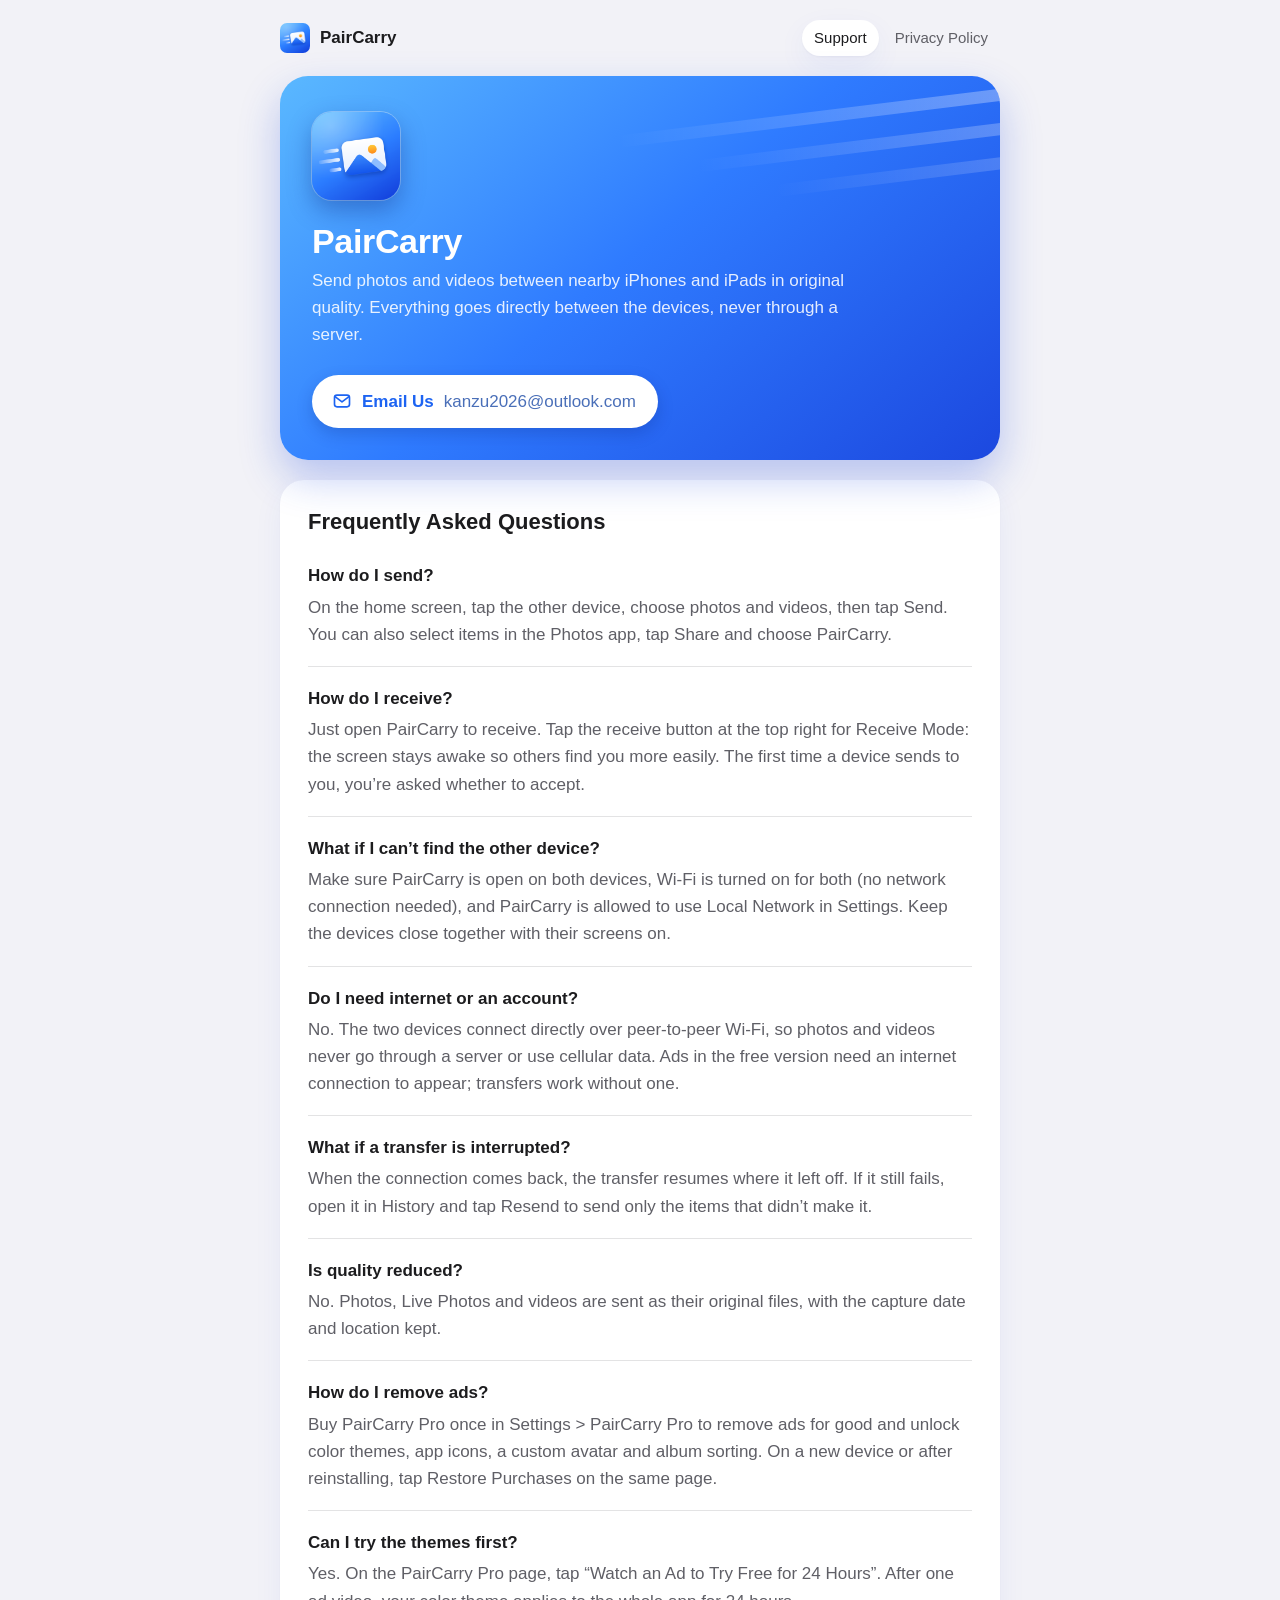
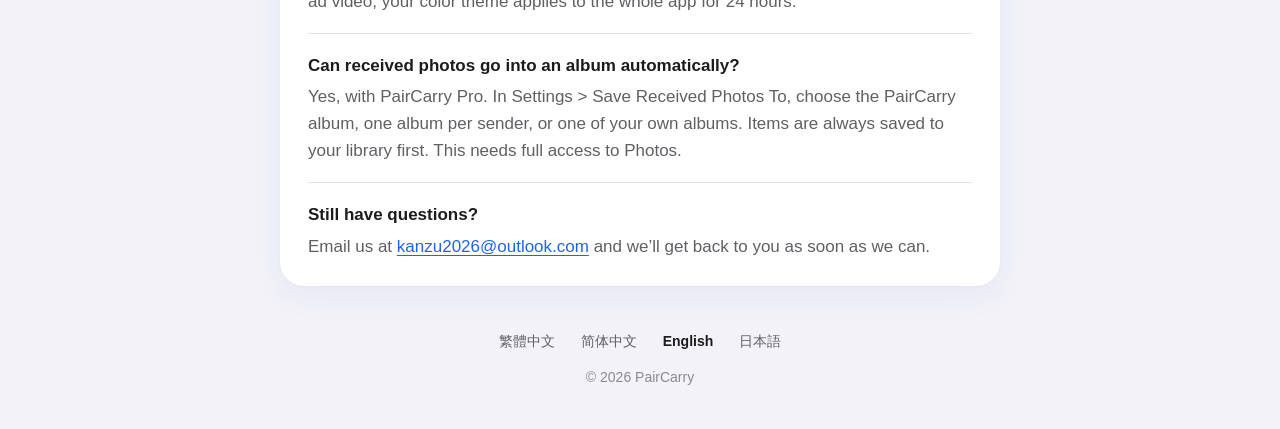
<file: index.html>
<!doctype html>
<html lang="en">
<head>
  <meta charset="utf-8">
  <meta name="viewport" content="width=device-width, initial-scale=1">
  <title>PairCarry – Support</title>
  <link rel="icon" href="app-icon.png">
  <link rel="stylesheet" href="style.css">
  <script>
    (function () {
      var page = "";
      var langs = (navigator.languages && navigator.languages.length ? navigator.languages : [navigator.language || "en"]);
      var pick = "en";
      for (var i = 0; i < langs.length; i++) {
        var tag = String(langs[i]).toLowerCase();
        if (/^zh-(hans|cn|sg|my)/.test(tag)) { pick = "zh-Hans"; break; }
        if (/^zh/.test(tag)) { pick = "zh-Hant"; break; }
        if (/^ja/.test(tag)) { pick = "ja"; break; }
        if (/^en/.test(tag)) { pick = "en"; break; }
      }
      location.replace(pick + "/" + page + location.hash);
    })();
  </script>
</head>
<body>
  <main class="picker">
    <picture><source srcset="app-icon-dark.png" media="(prefers-color-scheme: dark)"><img class="app-icon" src="app-icon.png" width="88" height="88" alt=""></picture>
    <h1>好好傳 · PairCarry</h1>
    <ul>
        <li><a href="zh-Hant/" lang="zh-Hant">繁體中文</a></li>
        <li><a href="zh-Hans/" lang="zh-Hans">简体中文</a></li>
        <li><a href="en/" lang="en">English</a></li>
        <li><a href="ja/" lang="ja">日本語</a></li>
    </ul>
  </main>
</body>
</html>
</file>
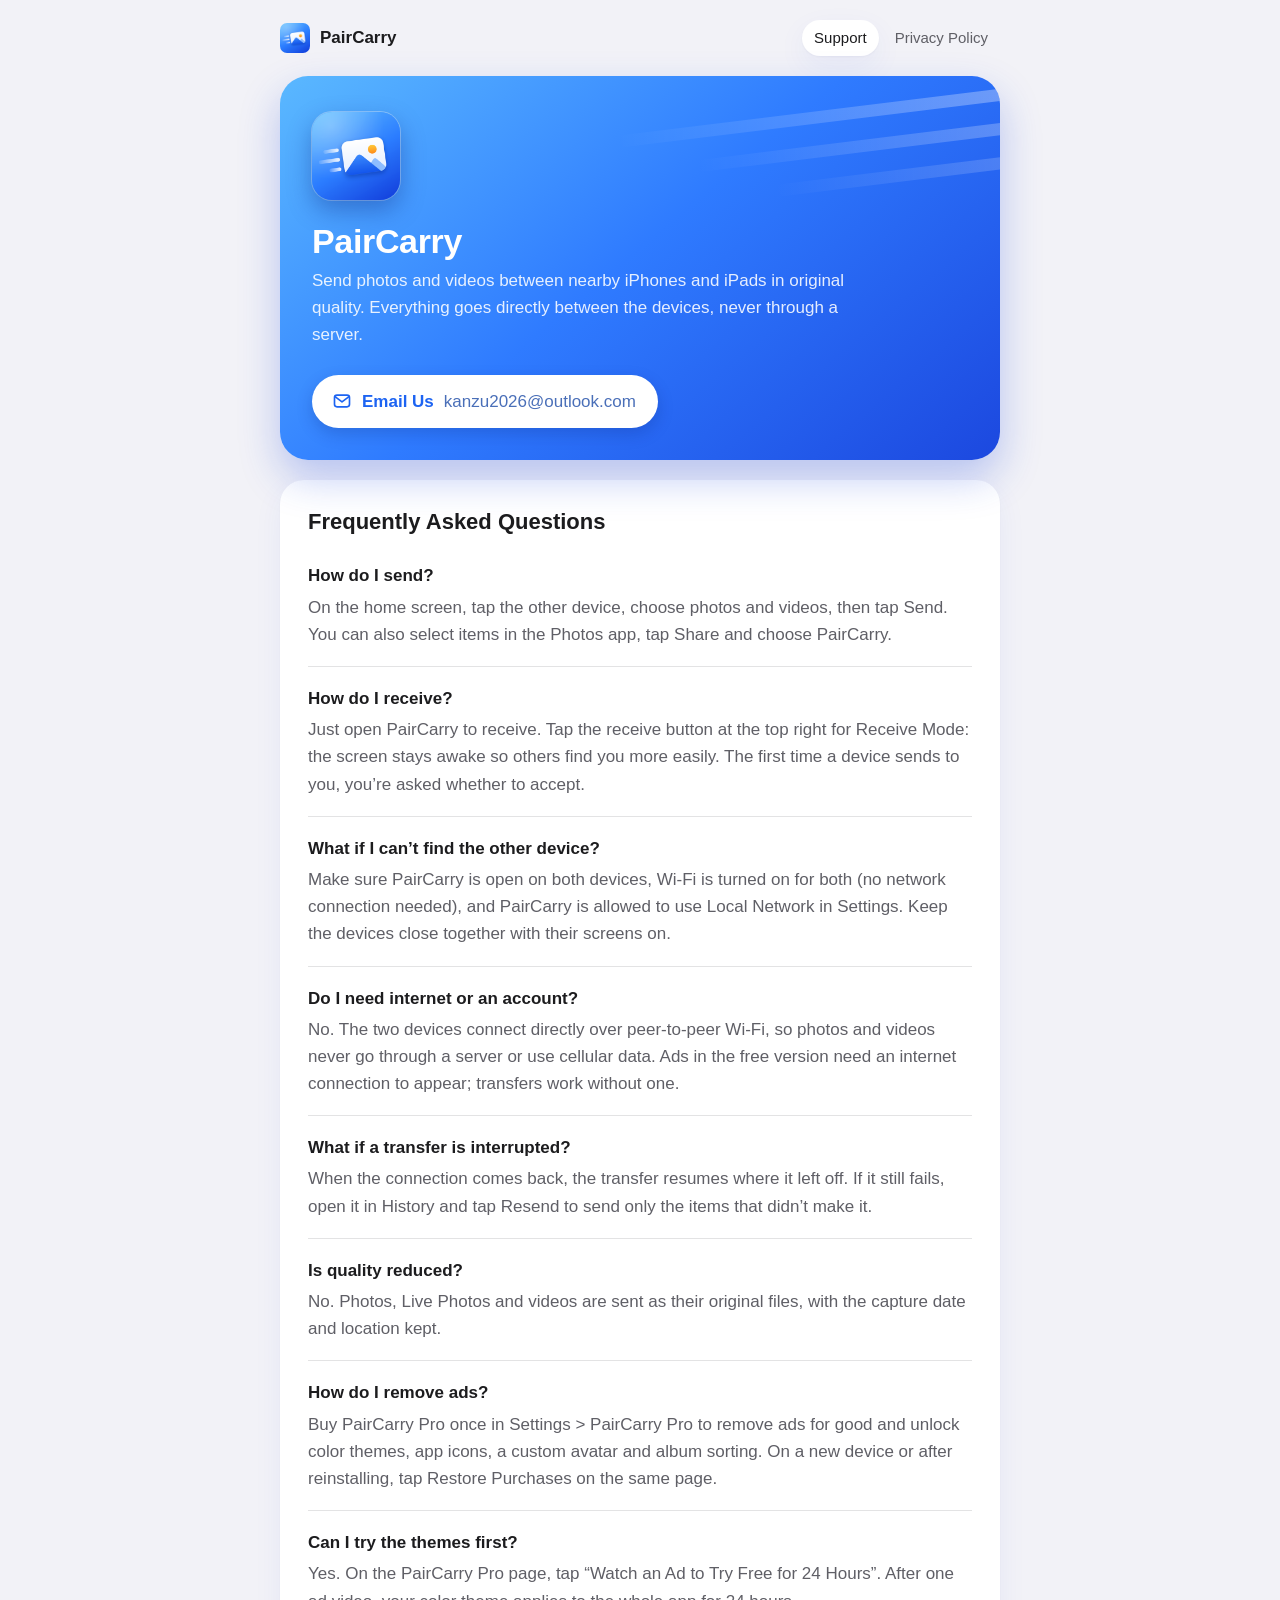
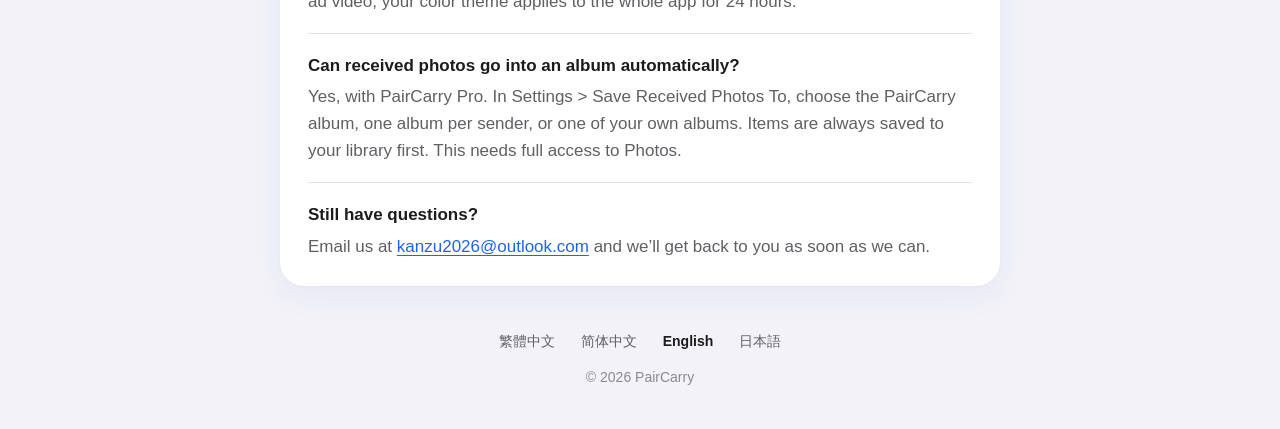
<file: en/index.html>
<!doctype html>
<html lang="en">
<head>
  <meta charset="utf-8">
  <meta name="viewport" content="width=device-width, initial-scale=1">
  <title>Support – PairCarry</title>
  <meta name="description" content="Send photos and videos between nearby iPhones and iPads in original quality. Everything goes directly between the devices, never through a server.">
  <link rel="icon" href="../app-icon.png">
  <link rel="apple-touch-icon" href="../app-icon.png">
  <link rel="stylesheet" href="../style.css">
  <link rel="alternate" hreflang="zh-Hant" href="../zh-Hant/">
  <link rel="alternate" hreflang="zh-Hans" href="../zh-Hans/">
  <link rel="alternate" hreflang="en" href="../en/">
  <link rel="alternate" hreflang="ja" href="../ja/">
</head>
<body>
  <header class="bar">
    <a class="brand" href="./"><img src="../app-icon.png" width="30" height="30" alt=""><span>PairCarry</span></a>
    <nav class="links">
      <a href="./" aria-current="page">Support</a>
      <a href="privacy.html">Privacy Policy</a>
    </nav>
  </header>
  <main>
    <section class="hero">
      <div class="streaks" aria-hidden="true"><span></span><span></span><span></span></div>
      <picture><source srcset="../app-icon-dark.png" media="(prefers-color-scheme: dark)"><img class="app-icon" src="../app-icon.png" width="88" height="88" alt=""></picture>
      <h1>PairCarry</h1>
      <p>Send photos and videos between nearby iPhones and iPads in original quality. Everything goes directly between the devices, never through a server.</p>
      <a class="button" href="mailto:kanzu2026@outlook.com"><svg viewBox="0 0 24 24" fill="none" stroke="currentColor" stroke-width="2" stroke-linecap="round" stroke-linejoin="round" aria-hidden="true"><rect x="3" y="5" width="18" height="14" rx="3"/><path d="m4 7 8 6 8-6"/></svg><span>Email Us</span><span class="address">kanzu2026@outlook.com</span></a>
    </section>
    <section class="card" aria-labelledby="faq">
      <h2 id="faq">Frequently Asked Questions</h2>
      <dl class="faq">
      <div>
        <dt>How do I send?</dt>
        <dd>On the home screen, tap the other device, choose photos and videos, then tap Send. You can also select items in the Photos app, tap Share and choose PairCarry.</dd>
      </div>
      <div>
        <dt>How do I receive?</dt>
        <dd>Just open PairCarry to receive. Tap the receive button at the top right for Receive Mode: the screen stays awake so others find you more easily. The first time a device sends to you, you’re asked whether to accept.</dd>
      </div>
      <div>
        <dt>What if I can’t find the other device?</dt>
        <dd>Make sure PairCarry is open on both devices, Wi-Fi is turned on for both (no network connection needed), and PairCarry is allowed to use Local Network in Settings. Keep the devices close together with their screens on.</dd>
      </div>
      <div>
        <dt>Do I need internet or an account?</dt>
        <dd>No. The two devices connect directly over peer-to-peer Wi-Fi, so photos and videos never go through a server or use cellular data. Ads in the free version need an internet connection to appear; transfers work without one.</dd>
      </div>
      <div>
        <dt>What if a transfer is interrupted?</dt>
        <dd>When the connection comes back, the transfer resumes where it left off. If it still fails, open it in History and tap Resend to send only the items that didn’t make it.</dd>
      </div>
      <div>
        <dt>Is quality reduced?</dt>
        <dd>No. Photos, Live Photos and videos are sent as their original files, with the capture date and location kept.</dd>
      </div>
      <div>
        <dt>How do I remove ads?</dt>
        <dd>Buy PairCarry Pro once in Settings &gt; PairCarry Pro to remove ads for good and unlock color themes, app icons, a custom avatar and album sorting. On a new device or after reinstalling, tap Restore Purchases on the same page.</dd>
      </div>
      <div>
        <dt>Can I try the themes first?</dt>
        <dd>Yes. On the PairCarry Pro page, tap “Watch an Ad to Try Free for 24 Hours”. After one ad video, your color theme applies to the whole app for 24 hours.</dd>
      </div>
      <div>
        <dt>Can received photos go into an album automatically?</dt>
        <dd>Yes, with PairCarry Pro. In Settings &gt; Save Received Photos To, choose the PairCarry album, one album per sender, or one of your own albums. Items are always saved to your library first. This needs full access to Photos.</dd>
      </div>
      <div>
        <dt>Still have questions?</dt>
        <dd>Email us at <a href="mailto:kanzu2026@outlook.com">kanzu2026@outlook.com</a> and we’ll get back to you as soon as we can.</dd>
      </div>
      </dl>
    </section>
  </main>
  <footer>
    <nav class="langs" aria-label="Language">
      <a href="../zh-Hant/" lang="zh-Hant" hreflang="zh-Hant">繁體中文</a>
      <a href="../zh-Hans/" lang="zh-Hans" hreflang="zh-Hans">简体中文</a>
      <a href="../en/" lang="en" hreflang="en" aria-current="true">English</a>
      <a href="../ja/" lang="ja" hreflang="ja">日本語</a>
    </nav>
    <p>© 2026 PairCarry</p>
  </footer>
</body>
</html>
</file>
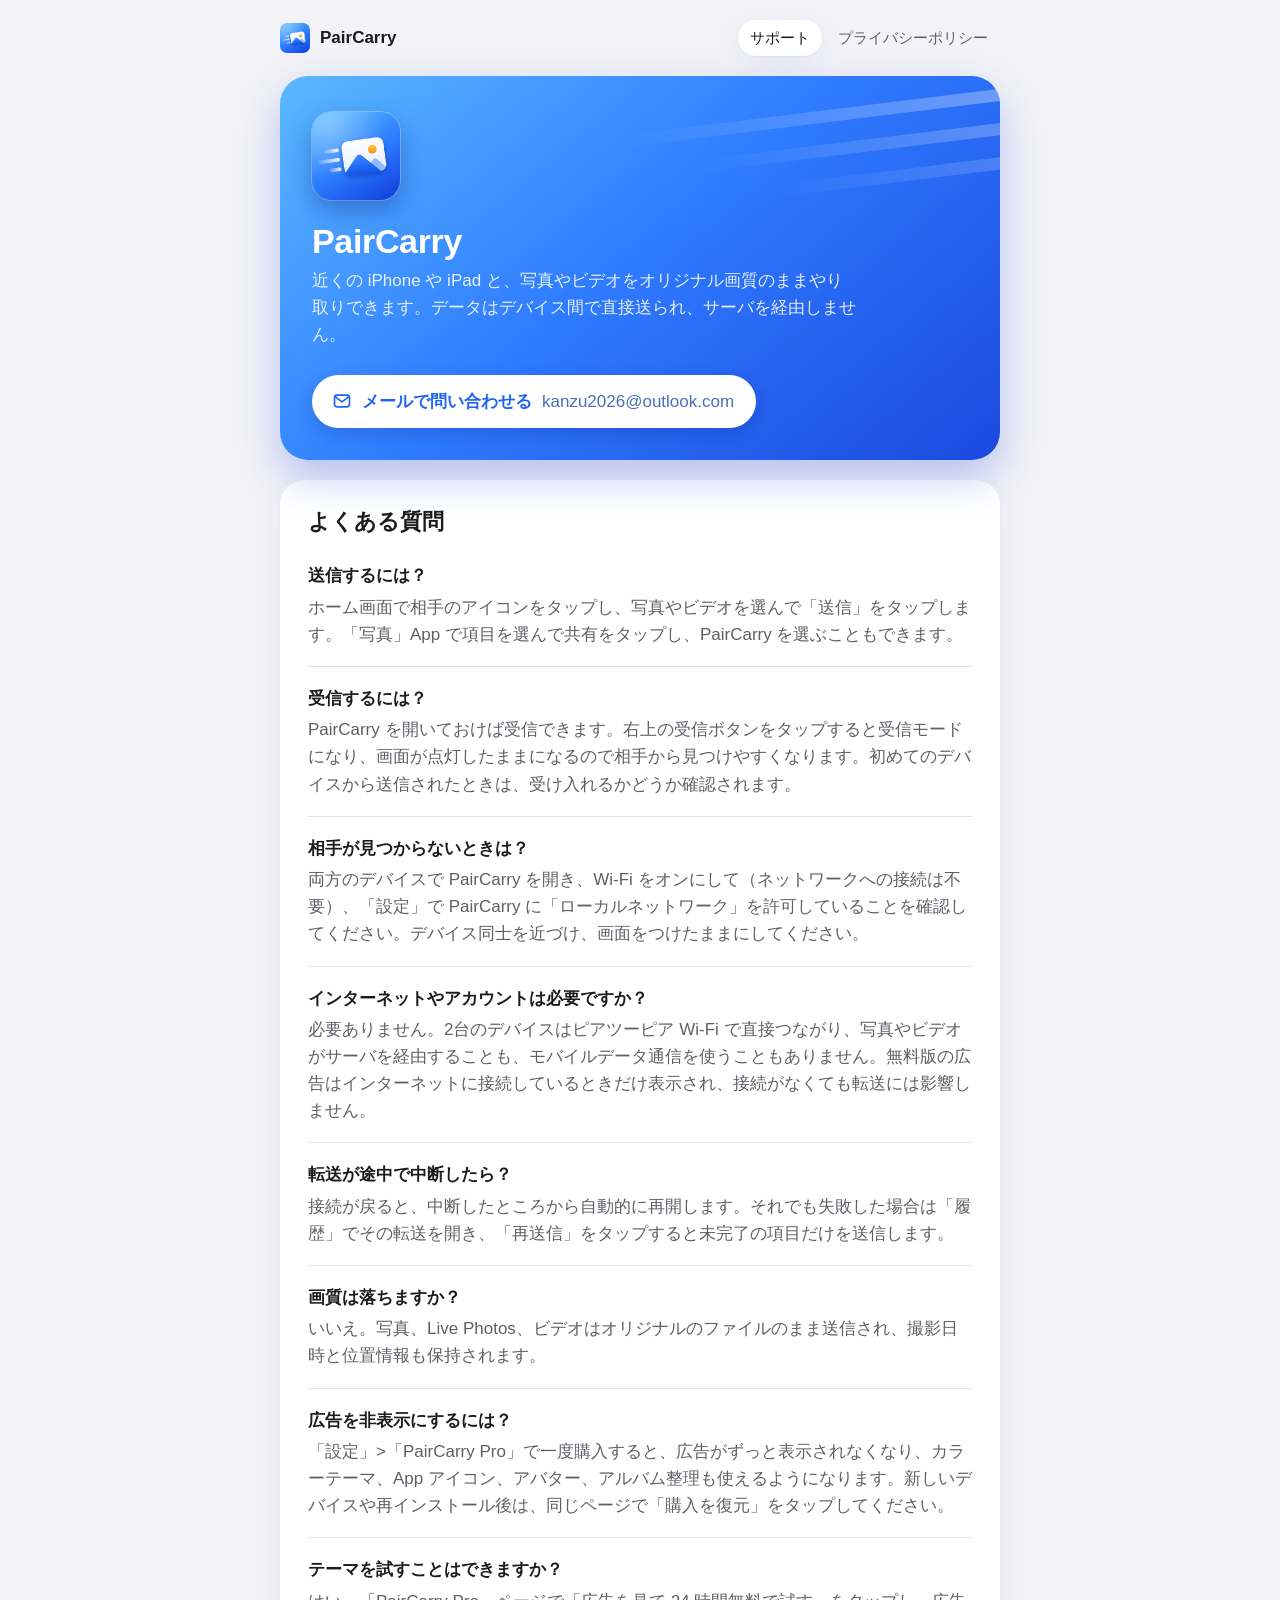
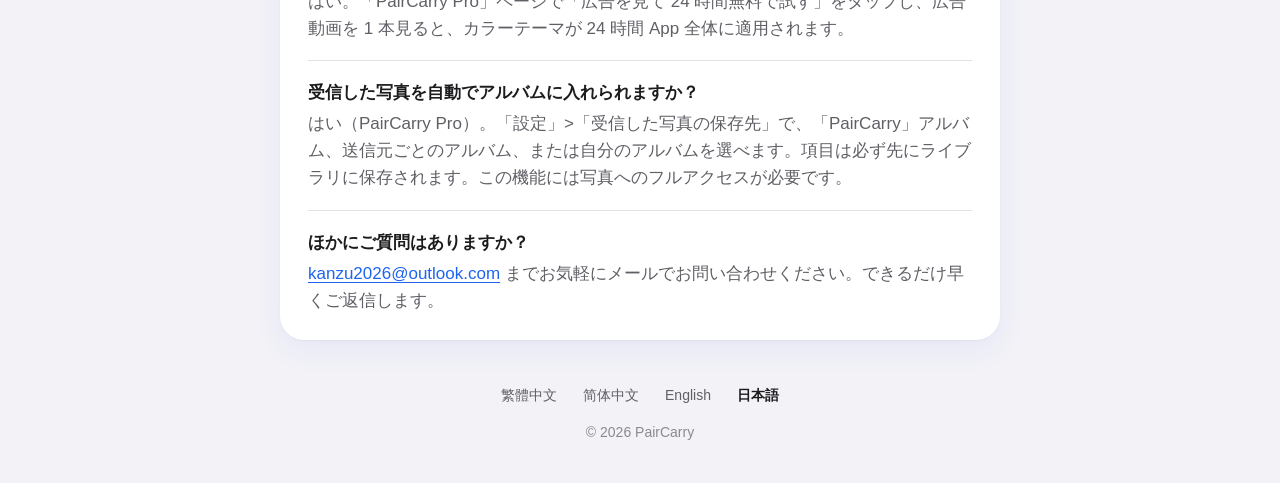
<file: ja/index.html>
<!doctype html>
<html lang="ja">
<head>
  <meta charset="utf-8">
  <meta name="viewport" content="width=device-width, initial-scale=1">
  <title>サポート – PairCarry</title>
  <meta name="description" content="近くの iPhone や iPad と、写真やビデオをオリジナル画質のままやり取りできます。データはデバイス間で直接送られ、サーバを経由しません。">
  <link rel="icon" href="../app-icon.png">
  <link rel="apple-touch-icon" href="../app-icon.png">
  <link rel="stylesheet" href="../style.css">
  <link rel="alternate" hreflang="zh-Hant" href="../zh-Hant/">
  <link rel="alternate" hreflang="zh-Hans" href="../zh-Hans/">
  <link rel="alternate" hreflang="en" href="../en/">
  <link rel="alternate" hreflang="ja" href="../ja/">
</head>
<body>
  <header class="bar">
    <a class="brand" href="./"><img src="../app-icon.png" width="30" height="30" alt=""><span>PairCarry</span></a>
    <nav class="links">
      <a href="./" aria-current="page">サポート</a>
      <a href="privacy.html">プライバシーポリシー</a>
    </nav>
  </header>
  <main>
    <section class="hero">
      <div class="streaks" aria-hidden="true"><span></span><span></span><span></span></div>
      <picture><source srcset="../app-icon-dark.png" media="(prefers-color-scheme: dark)"><img class="app-icon" src="../app-icon.png" width="88" height="88" alt=""></picture>
      <h1>PairCarry</h1>
      <p>近くの iPhone や iPad と、写真やビデオをオリジナル画質のままやり取りできます。データはデバイス間で直接送られ、サーバを経由しません。</p>
      <a class="button" href="mailto:kanzu2026@outlook.com"><svg viewBox="0 0 24 24" fill="none" stroke="currentColor" stroke-width="2" stroke-linecap="round" stroke-linejoin="round" aria-hidden="true"><rect x="3" y="5" width="18" height="14" rx="3"/><path d="m4 7 8 6 8-6"/></svg><span>メールで問い合わせる</span><span class="address">kanzu2026@outlook.com</span></a>
    </section>
    <section class="card" aria-labelledby="faq">
      <h2 id="faq">よくある質問</h2>
      <dl class="faq">
      <div>
        <dt>送信するには？</dt>
        <dd>ホーム画面で相手のアイコンをタップし、写真やビデオを選んで「送信」をタップします。「写真」App で項目を選んで共有をタップし、PairCarry を選ぶこともできます。</dd>
      </div>
      <div>
        <dt>受信するには？</dt>
        <dd>PairCarry を開いておけば受信できます。右上の受信ボタンをタップすると受信モードになり、画面が点灯したままになるので相手から見つけやすくなります。初めてのデバイスから送信されたときは、受け入れるかどうか確認されます。</dd>
      </div>
      <div>
        <dt>相手が見つからないときは？</dt>
        <dd>両方のデバイスで PairCarry を開き、Wi-Fi をオンにして（ネットワークへの接続は不要）、「設定」で PairCarry に「ローカルネットワーク」を許可していることを確認してください。デバイス同士を近づけ、画面をつけたままにしてください。</dd>
      </div>
      <div>
        <dt>インターネットやアカウントは必要ですか？</dt>
        <dd>必要ありません。2台のデバイスはピアツーピア Wi-Fi で直接つながり、写真やビデオがサーバを経由することも、モバイルデータ通信を使うこともありません。無料版の広告はインターネットに接続しているときだけ表示され、接続がなくても転送には影響しません。</dd>
      </div>
      <div>
        <dt>転送が途中で中断したら？</dt>
        <dd>接続が戻ると、中断したところから自動的に再開します。それでも失敗した場合は「履歴」でその転送を開き、「再送信」をタップすると未完了の項目だけを送信します。</dd>
      </div>
      <div>
        <dt>画質は落ちますか？</dt>
        <dd>いいえ。写真、Live Photos、ビデオはオリジナルのファイルのまま送信され、撮影日時と位置情報も保持されます。</dd>
      </div>
      <div>
        <dt>広告を非表示にするには？</dt>
        <dd>「設定」&gt;「PairCarry Pro」で一度購入すると、広告がずっと表示されなくなり、カラーテーマ、App アイコン、アバター、アルバム整理も使えるようになります。新しいデバイスや再インストール後は、同じページで「購入を復元」をタップしてください。</dd>
      </div>
      <div>
        <dt>テーマを試すことはできますか？</dt>
        <dd>はい。「PairCarry Pro」ページで「広告を見て 24 時間無料で試す」をタップし、広告動画を 1 本見ると、カラーテーマが 24 時間 App 全体に適用されます。</dd>
      </div>
      <div>
        <dt>受信した写真を自動でアルバムに入れられますか？</dt>
        <dd>はい（PairCarry Pro）。「設定」&gt;「受信した写真の保存先」で、「PairCarry」アルバム、送信元ごとのアルバム、または自分のアルバムを選べます。項目は必ず先にライブラリに保存されます。この機能には写真へのフルアクセスが必要です。</dd>
      </div>
      <div>
        <dt>ほかにご質問はありますか？</dt>
        <dd><a href="mailto:kanzu2026@outlook.com">kanzu2026@outlook.com</a> までお気軽にメールでお問い合わせください。できるだけ早くご返信します。</dd>
      </div>
      </dl>
    </section>
  </main>
  <footer>
    <nav class="langs" aria-label="言語">
      <a href="../zh-Hant/" lang="zh-Hant" hreflang="zh-Hant">繁體中文</a>
      <a href="../zh-Hans/" lang="zh-Hans" hreflang="zh-Hans">简体中文</a>
      <a href="../en/" lang="en" hreflang="en">English</a>
      <a href="../ja/" lang="ja" hreflang="ja" aria-current="true">日本語</a>
    </nav>
    <p>© 2026 PairCarry</p>
  </footer>
</body>
</html>
</file>
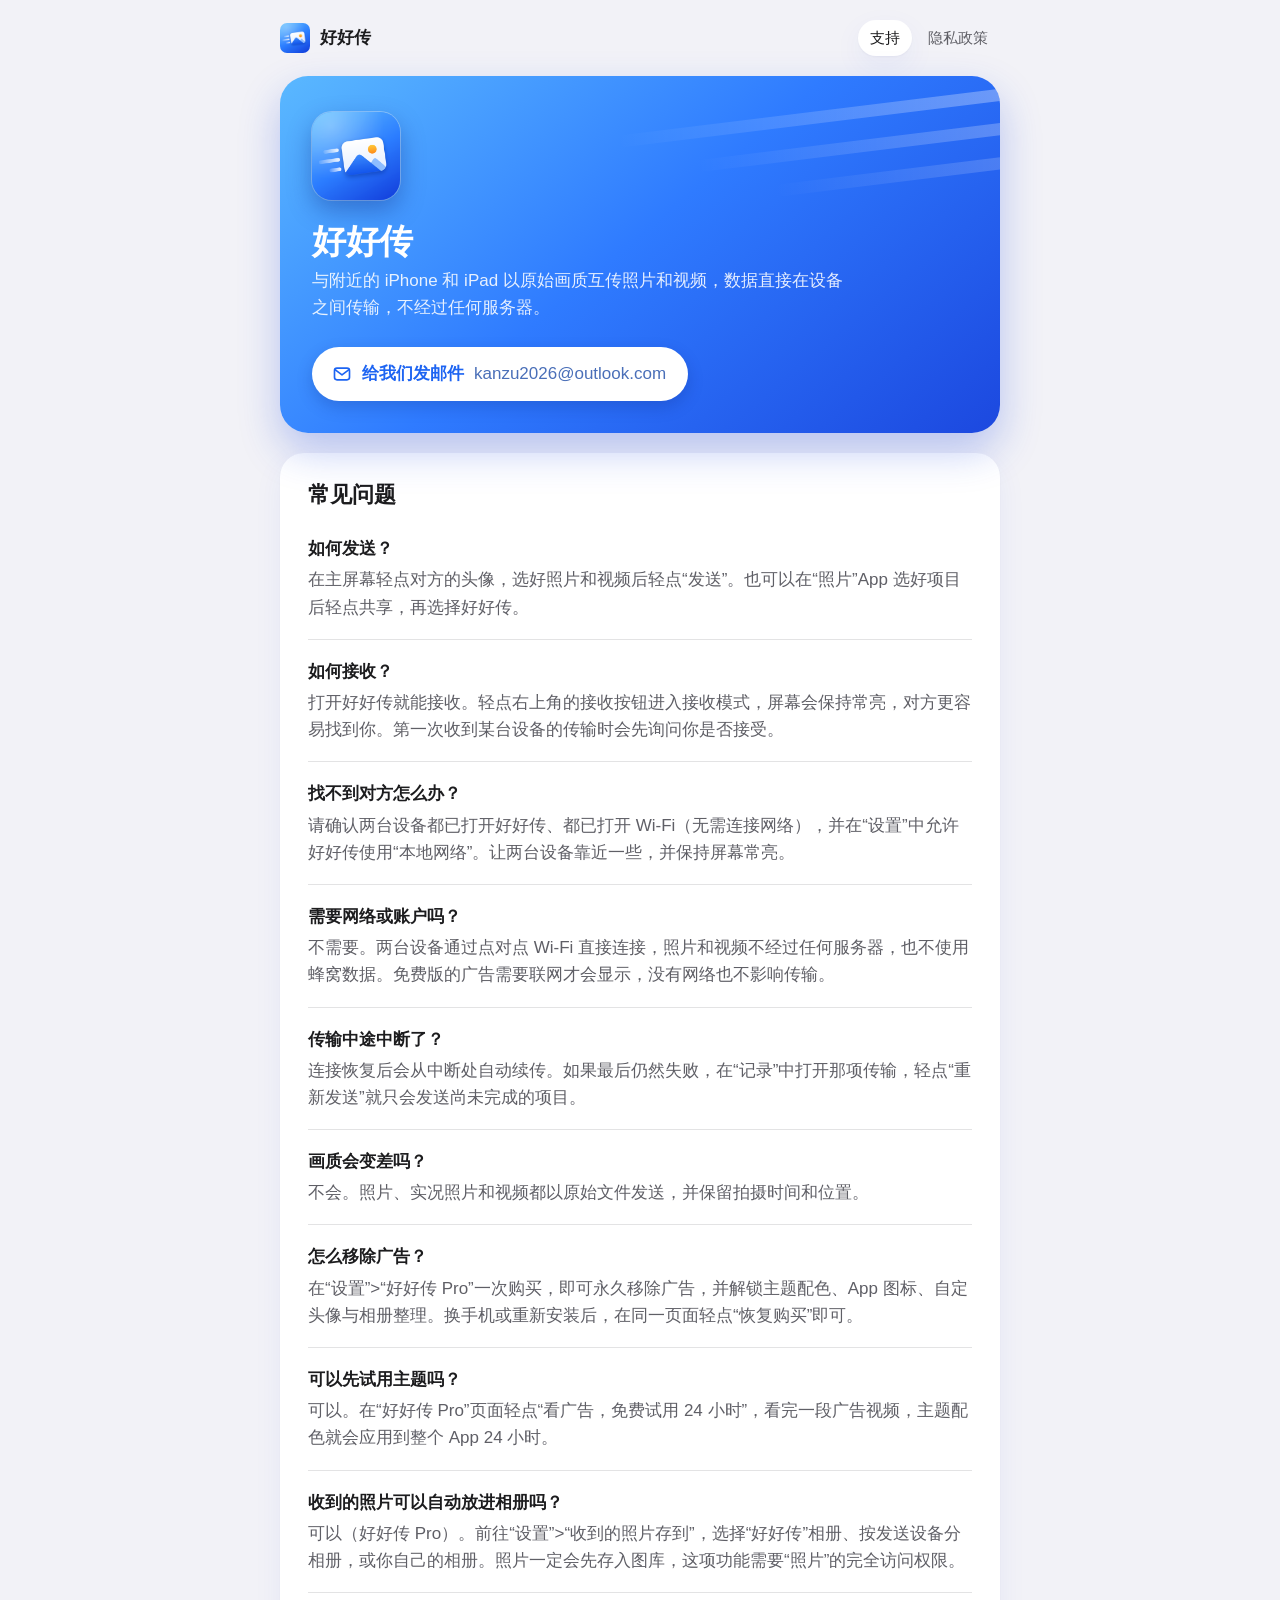
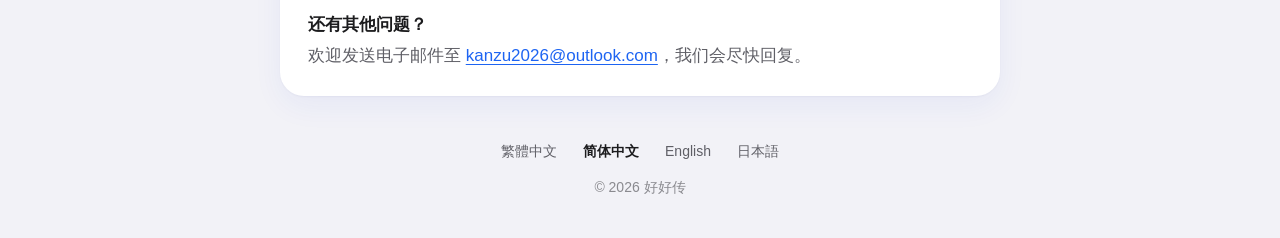
<file: zh-Hans/index.html>
<!doctype html>
<html lang="zh-Hans">
<head>
  <meta charset="utf-8">
  <meta name="viewport" content="width=device-width, initial-scale=1">
  <title>支持 – 好好传</title>
  <meta name="description" content="与附近的 iPhone 和 iPad 以原始画质互传照片和视频，数据直接在设备之间传输，不经过任何服务器。">
  <link rel="icon" href="../app-icon.png">
  <link rel="apple-touch-icon" href="../app-icon.png">
  <link rel="stylesheet" href="../style.css">
  <link rel="alternate" hreflang="zh-Hant" href="../zh-Hant/">
  <link rel="alternate" hreflang="zh-Hans" href="../zh-Hans/">
  <link rel="alternate" hreflang="en" href="../en/">
  <link rel="alternate" hreflang="ja" href="../ja/">
</head>
<body>
  <header class="bar">
    <a class="brand" href="./"><img src="../app-icon.png" width="30" height="30" alt=""><span>好好传</span></a>
    <nav class="links">
      <a href="./" aria-current="page">支持</a>
      <a href="privacy.html">隐私政策</a>
    </nav>
  </header>
  <main>
    <section class="hero">
      <div class="streaks" aria-hidden="true"><span></span><span></span><span></span></div>
      <picture><source srcset="../app-icon-dark.png" media="(prefers-color-scheme: dark)"><img class="app-icon" src="../app-icon.png" width="88" height="88" alt=""></picture>
      <h1>好好传</h1>
      <p>与附近的 iPhone 和 iPad 以原始画质互传照片和视频，数据直接在设备之间传输，不经过任何服务器。</p>
      <a class="button" href="mailto:kanzu2026@outlook.com"><svg viewBox="0 0 24 24" fill="none" stroke="currentColor" stroke-width="2" stroke-linecap="round" stroke-linejoin="round" aria-hidden="true"><rect x="3" y="5" width="18" height="14" rx="3"/><path d="m4 7 8 6 8-6"/></svg><span>给我们发邮件</span><span class="address">kanzu2026@outlook.com</span></a>
    </section>
    <section class="card" aria-labelledby="faq">
      <h2 id="faq">常见问题</h2>
      <dl class="faq">
      <div>
        <dt>如何发送？</dt>
        <dd>在主屏幕轻点对方的头像，选好照片和视频后轻点“发送”。也可以在“照片”App 选好项目后轻点共享，再选择好好传。</dd>
      </div>
      <div>
        <dt>如何接收？</dt>
        <dd>打开好好传就能接收。轻点右上角的接收按钮进入接收模式，屏幕会保持常亮，对方更容易找到你。第一次收到某台设备的传输时会先询问你是否接受。</dd>
      </div>
      <div>
        <dt>找不到对方怎么办？</dt>
        <dd>请确认两台设备都已打开好好传、都已打开 Wi-Fi（无需连接网络），并在“设置”中允许好好传使用“本地网络”。让两台设备靠近一些，并保持屏幕常亮。</dd>
      </div>
      <div>
        <dt>需要网络或账户吗？</dt>
        <dd>不需要。两台设备通过点对点 Wi-Fi 直接连接，照片和视频不经过任何服务器，也不使用蜂窝数据。免费版的广告需要联网才会显示，没有网络也不影响传输。</dd>
      </div>
      <div>
        <dt>传输中途中断了？</dt>
        <dd>连接恢复后会从中断处自动续传。如果最后仍然失败，在“记录”中打开那项传输，轻点“重新发送”就只会发送尚未完成的项目。</dd>
      </div>
      <div>
        <dt>画质会变差吗？</dt>
        <dd>不会。照片、实况照片和视频都以原始文件发送，并保留拍摄时间和位置。</dd>
      </div>
      <div>
        <dt>怎么移除广告？</dt>
        <dd>在“设置”&gt;“好好传 Pro”一次购买，即可永久移除广告，并解锁主题配色、App 图标、自定头像与相册整理。换手机或重新安装后，在同一页面轻点“恢复购买”即可。</dd>
      </div>
      <div>
        <dt>可以先试用主题吗？</dt>
        <dd>可以。在“好好传 Pro”页面轻点“看广告，免费试用 24 小时”，看完一段广告视频，主题配色就会应用到整个 App 24 小时。</dd>
      </div>
      <div>
        <dt>收到的照片可以自动放进相册吗？</dt>
        <dd>可以（好好传 Pro）。前往“设置”&gt;“收到的照片存到”，选择“好好传”相册、按发送设备分相册，或你自己的相册。照片一定会先存入图库，这项功能需要“照片”的完全访问权限。</dd>
      </div>
      <div>
        <dt>还有其他问题？</dt>
        <dd>欢迎发送电子邮件至 <a href="mailto:kanzu2026@outlook.com">kanzu2026@outlook.com</a>，我们会尽快回复。</dd>
      </div>
      </dl>
    </section>
  </main>
  <footer>
    <nav class="langs" aria-label="语言">
      <a href="../zh-Hant/" lang="zh-Hant" hreflang="zh-Hant">繁體中文</a>
      <a href="../zh-Hans/" lang="zh-Hans" hreflang="zh-Hans" aria-current="true">简体中文</a>
      <a href="../en/" lang="en" hreflang="en">English</a>
      <a href="../ja/" lang="ja" hreflang="ja">日本語</a>
    </nav>
    <p>© 2026 好好传</p>
  </footer>
</body>
</html>
</file>
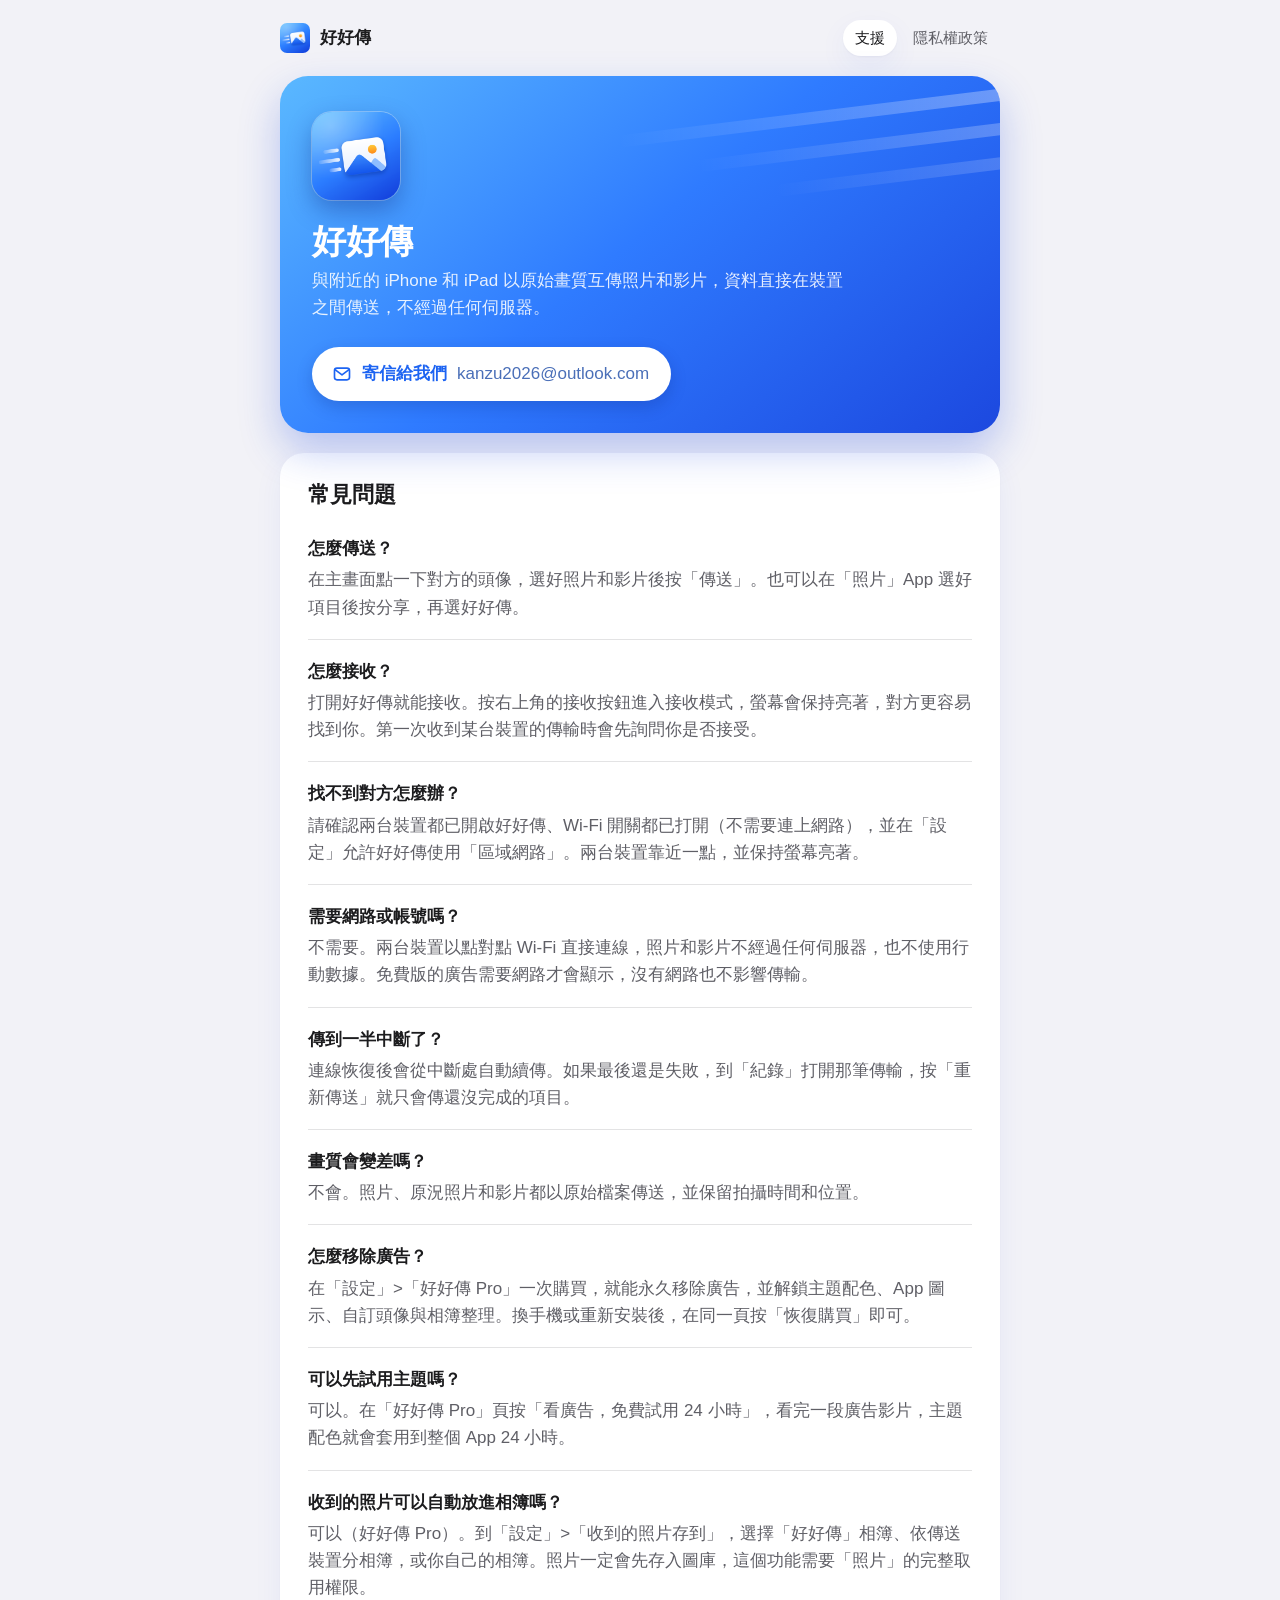
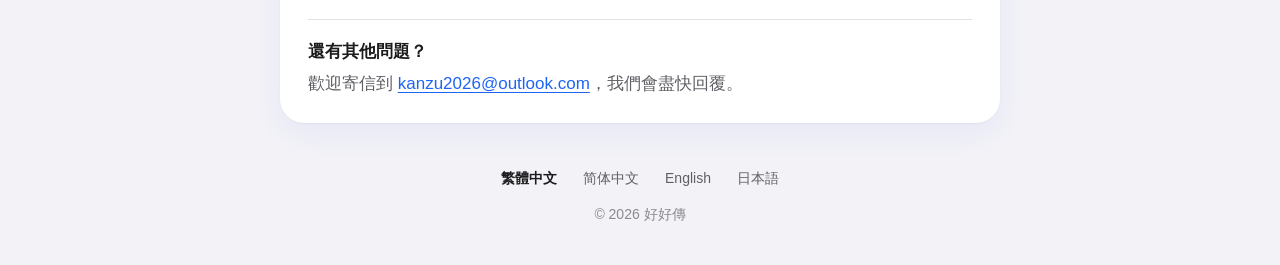
<file: zh-Hant/index.html>
<!doctype html>
<html lang="zh-Hant">
<head>
  <meta charset="utf-8">
  <meta name="viewport" content="width=device-width, initial-scale=1">
  <title>支援 – 好好傳</title>
  <meta name="description" content="與附近的 iPhone 和 iPad 以原始畫質互傳照片和影片，資料直接在裝置之間傳送，不經過任何伺服器。">
  <link rel="icon" href="../app-icon.png">
  <link rel="apple-touch-icon" href="../app-icon.png">
  <link rel="stylesheet" href="../style.css">
  <link rel="alternate" hreflang="zh-Hant" href="../zh-Hant/">
  <link rel="alternate" hreflang="zh-Hans" href="../zh-Hans/">
  <link rel="alternate" hreflang="en" href="../en/">
  <link rel="alternate" hreflang="ja" href="../ja/">
</head>
<body>
  <header class="bar">
    <a class="brand" href="./"><img src="../app-icon.png" width="30" height="30" alt=""><span>好好傳</span></a>
    <nav class="links">
      <a href="./" aria-current="page">支援</a>
      <a href="privacy.html">隱私權政策</a>
    </nav>
  </header>
  <main>
    <section class="hero">
      <div class="streaks" aria-hidden="true"><span></span><span></span><span></span></div>
      <picture><source srcset="../app-icon-dark.png" media="(prefers-color-scheme: dark)"><img class="app-icon" src="../app-icon.png" width="88" height="88" alt=""></picture>
      <h1>好好傳</h1>
      <p>與附近的 iPhone 和 iPad 以原始畫質互傳照片和影片，資料直接在裝置之間傳送，不經過任何伺服器。</p>
      <a class="button" href="mailto:kanzu2026@outlook.com"><svg viewBox="0 0 24 24" fill="none" stroke="currentColor" stroke-width="2" stroke-linecap="round" stroke-linejoin="round" aria-hidden="true"><rect x="3" y="5" width="18" height="14" rx="3"/><path d="m4 7 8 6 8-6"/></svg><span>寄信給我們</span><span class="address">kanzu2026@outlook.com</span></a>
    </section>
    <section class="card" aria-labelledby="faq">
      <h2 id="faq">常見問題</h2>
      <dl class="faq">
      <div>
        <dt>怎麼傳送？</dt>
        <dd>在主畫面點一下對方的頭像，選好照片和影片後按「傳送」。也可以在「照片」App 選好項目後按分享，再選好好傳。</dd>
      </div>
      <div>
        <dt>怎麼接收？</dt>
        <dd>打開好好傳就能接收。按右上角的接收按鈕進入接收模式，螢幕會保持亮著，對方更容易找到你。第一次收到某台裝置的傳輸時會先詢問你是否接受。</dd>
      </div>
      <div>
        <dt>找不到對方怎麼辦？</dt>
        <dd>請確認兩台裝置都已開啟好好傳、Wi-Fi 開關都已打開（不需要連上網路），並在「設定」允許好好傳使用「區域網路」。兩台裝置靠近一點，並保持螢幕亮著。</dd>
      </div>
      <div>
        <dt>需要網路或帳號嗎？</dt>
        <dd>不需要。兩台裝置以點對點 Wi-Fi 直接連線，照片和影片不經過任何伺服器，也不使用行動數據。免費版的廣告需要網路才會顯示，沒有網路也不影響傳輸。</dd>
      </div>
      <div>
        <dt>傳到一半中斷了？</dt>
        <dd>連線恢復後會從中斷處自動續傳。如果最後還是失敗，到「紀錄」打開那筆傳輸，按「重新傳送」就只會傳還沒完成的項目。</dd>
      </div>
      <div>
        <dt>畫質會變差嗎？</dt>
        <dd>不會。照片、原況照片和影片都以原始檔案傳送，並保留拍攝時間和位置。</dd>
      </div>
      <div>
        <dt>怎麼移除廣告？</dt>
        <dd>在「設定」&gt;「好好傳 Pro」一次購買，就能永久移除廣告，並解鎖主題配色、App 圖示、自訂頭像與相簿整理。換手機或重新安裝後，在同一頁按「恢復購買」即可。</dd>
      </div>
      <div>
        <dt>可以先試用主題嗎？</dt>
        <dd>可以。在「好好傳 Pro」頁按「看廣告，免費試用 24 小時」，看完一段廣告影片，主題配色就會套用到整個 App 24 小時。</dd>
      </div>
      <div>
        <dt>收到的照片可以自動放進相簿嗎？</dt>
        <dd>可以（好好傳 Pro）。到「設定」&gt;「收到的照片存到」，選擇「好好傳」相簿、依傳送裝置分相簿，或你自己的相簿。照片一定會先存入圖庫，這個功能需要「照片」的完整取用權限。</dd>
      </div>
      <div>
        <dt>還有其他問題？</dt>
        <dd>歡迎寄信到 <a href="mailto:kanzu2026@outlook.com">kanzu2026@outlook.com</a>，我們會盡快回覆。</dd>
      </div>
      </dl>
    </section>
  </main>
  <footer>
    <nav class="langs" aria-label="語言">
      <a href="../zh-Hant/" lang="zh-Hant" hreflang="zh-Hant" aria-current="true">繁體中文</a>
      <a href="../zh-Hans/" lang="zh-Hans" hreflang="zh-Hans">简体中文</a>
      <a href="../en/" lang="en" hreflang="en">English</a>
      <a href="../ja/" lang="ja" hreflang="ja">日本語</a>
    </nav>
    <p>© 2026 好好傳</p>
  </footer>
</body>
</html>
</file>
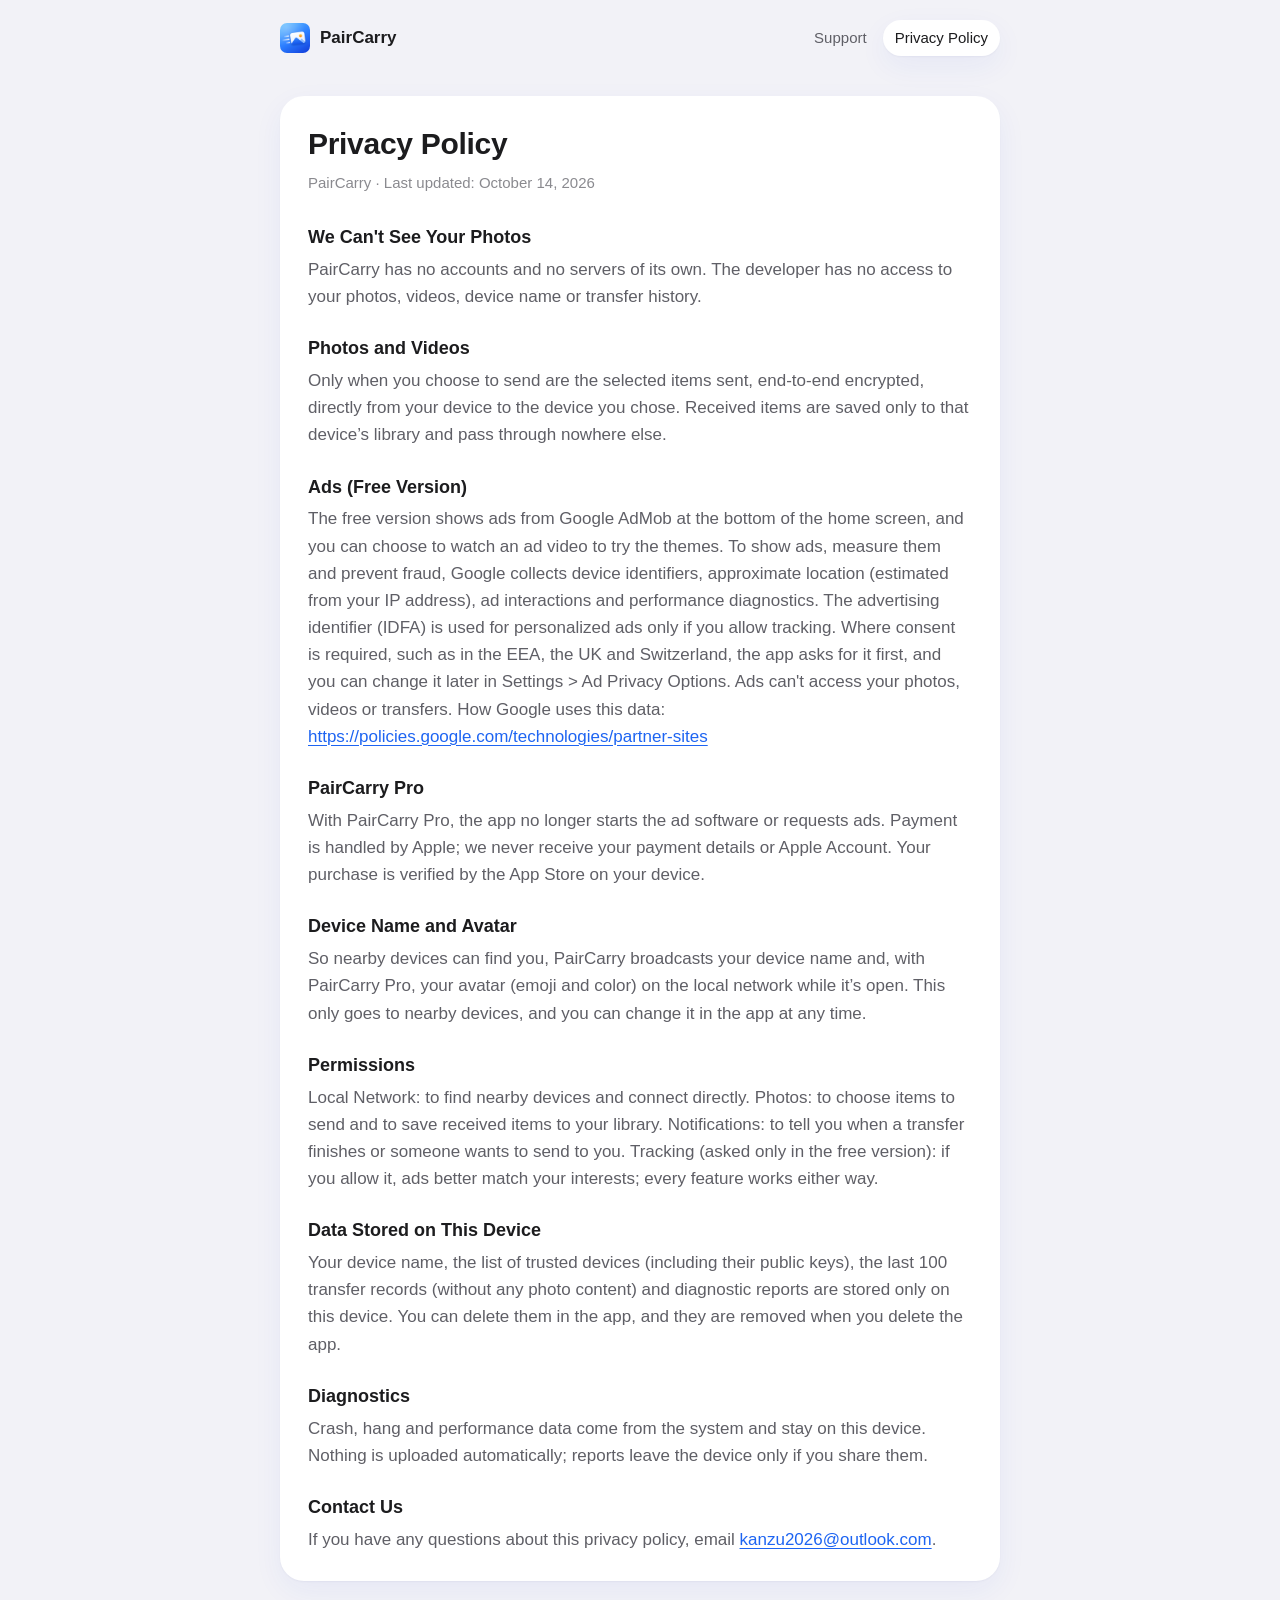
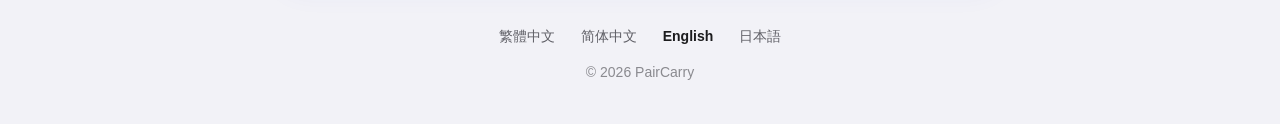
<file: privacy.html>
<!doctype html>
<html lang="en">
<head>
  <meta charset="utf-8">
  <meta name="viewport" content="width=device-width, initial-scale=1">
  <title>PairCarry – Privacy Policy</title>
  <link rel="icon" href="app-icon.png">
  <link rel="stylesheet" href="style.css">
  <script>
    (function () {
      var page = "privacy.html";
      var langs = (navigator.languages && navigator.languages.length ? navigator.languages : [navigator.language || "en"]);
      var pick = "en";
      for (var i = 0; i < langs.length; i++) {
        var tag = String(langs[i]).toLowerCase();
        if (/^zh-(hans|cn|sg|my)/.test(tag)) { pick = "zh-Hans"; break; }
        if (/^zh/.test(tag)) { pick = "zh-Hant"; break; }
        if (/^ja/.test(tag)) { pick = "ja"; break; }
        if (/^en/.test(tag)) { pick = "en"; break; }
      }
      location.replace(pick + "/" + page + location.hash);
    })();
  </script>
</head>
<body>
  <main class="picker">
    <picture><source srcset="app-icon-dark.png" media="(prefers-color-scheme: dark)"><img class="app-icon" src="app-icon.png" width="88" height="88" alt=""></picture>
    <h1>好好傳 · PairCarry</h1>
    <ul>
        <li><a href="zh-Hant/privacy.html" lang="zh-Hant">繁體中文</a></li>
        <li><a href="zh-Hans/privacy.html" lang="zh-Hans">简体中文</a></li>
        <li><a href="en/privacy.html" lang="en">English</a></li>
        <li><a href="ja/privacy.html" lang="ja">日本語</a></li>
    </ul>
  </main>
</body>
</html>
</file>
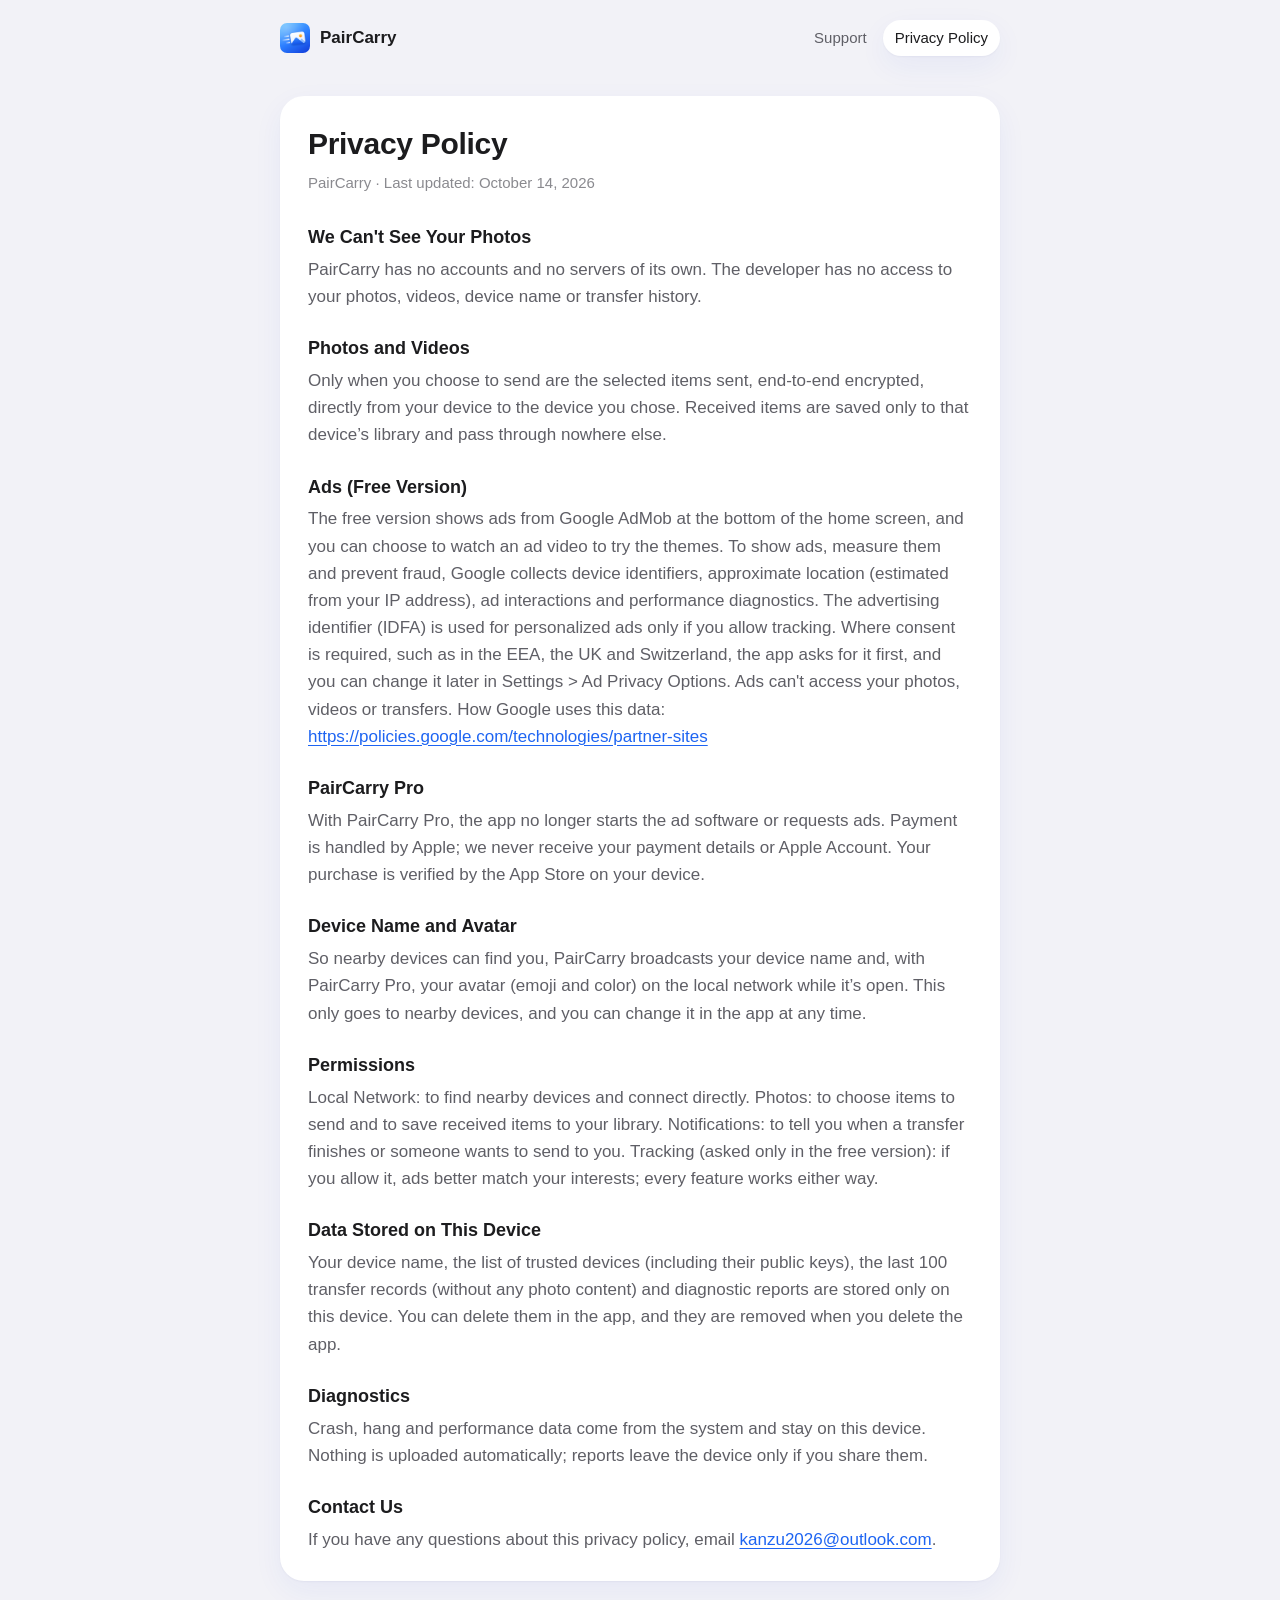
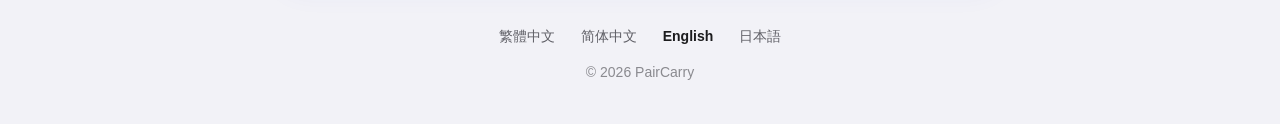
<file: en/privacy.html>
<!doctype html>
<html lang="en">
<head>
  <meta charset="utf-8">
  <meta name="viewport" content="width=device-width, initial-scale=1">
  <title>Privacy Policy – PairCarry</title>
  <meta name="description" content="PairCarry has no accounts and no servers of its own. The developer has no access to your photos, videos, device name or transfer history.">
  <link rel="icon" href="../app-icon.png">
  <link rel="apple-touch-icon" href="../app-icon.png">
  <link rel="stylesheet" href="../style.css">
  <link rel="alternate" hreflang="zh-Hant" href="../zh-Hant/privacy.html">
  <link rel="alternate" hreflang="zh-Hans" href="../zh-Hans/privacy.html">
  <link rel="alternate" hreflang="en" href="../en/privacy.html">
  <link rel="alternate" hreflang="ja" href="../ja/privacy.html">
</head>
<body>
  <header class="bar">
    <a class="brand" href="./"><img src="../app-icon.png" width="30" height="30" alt=""><span>PairCarry</span></a>
    <nav class="links">
      <a href="./">Support</a>
      <a href="privacy.html" aria-current="page">Privacy Policy</a>
    </nav>
  </header>
  <main>
    <article class="card doc">
      <h1>Privacy Policy</h1>
      <p class="meta">PairCarry · Last updated: October 14, 2026</p>
      <section>
        <h2>We Can't See Your Photos</h2>
        <p>PairCarry has no accounts and no servers of its own. The developer has no access to your photos, videos, device name or transfer history.</p>
      </section>
      <section>
        <h2>Photos and Videos</h2>
        <p>Only when you choose to send are the selected items sent, end-to-end encrypted, directly from your device to the device you chose. Received items are saved only to that device’s library and pass through nowhere else.</p>
      </section>
      <section>
        <h2>Ads (Free Version)</h2>
        <p>The free version shows ads from Google AdMob at the bottom of the home screen, and you can choose to watch an ad video to try the themes. To show ads, measure them and prevent fraud, Google collects device identifiers, approximate location (estimated from your IP address), ad interactions and performance diagnostics. The advertising identifier (IDFA) is used for personalized ads only if you allow tracking. Where consent is required, such as in the EEA, the UK and Switzerland, the app asks for it first, and you can change it later in Settings &gt; Ad Privacy Options. Ads can't access your photos, videos or transfers. How Google uses this data: <a href="https://policies.google.com/technologies/partner-sites">https://policies.google.com/technologies/partner-sites</a></p>
      </section>
      <section>
        <h2>PairCarry Pro</h2>
        <p>With PairCarry Pro, the app no longer starts the ad software or requests ads. Payment is handled by Apple; we never receive your payment details or Apple Account. Your purchase is verified by the App Store on your device.</p>
      </section>
      <section>
        <h2>Device Name and Avatar</h2>
        <p>So nearby devices can find you, PairCarry broadcasts your device name and, with PairCarry Pro, your avatar (emoji and color) on the local network while it’s open. This only goes to nearby devices, and you can change it in the app at any time.</p>
      </section>
      <section>
        <h2>Permissions</h2>
        <p>Local Network: to find nearby devices and connect directly. Photos: to choose items to send and to save received items to your library. Notifications: to tell you when a transfer finishes or someone wants to send to you. Tracking (asked only in the free version): if you allow it, ads better match your interests; every feature works either way.</p>
      </section>
      <section>
        <h2>Data Stored on This Device</h2>
        <p>Your device name, the list of trusted devices (including their public keys), the last 100 transfer records (without any photo content) and diagnostic reports are stored only on this device. You can delete them in the app, and they are removed when you delete the app.</p>
      </section>
      <section>
        <h2>Diagnostics</h2>
        <p>Crash, hang and performance data come from the system and stay on this device. Nothing is uploaded automatically; reports leave the device only if you share them.</p>
      </section>
      <section>
        <h2>Contact Us</h2>
        <p>If you have any questions about this privacy policy, email <a href="mailto:kanzu2026@outlook.com">kanzu2026@outlook.com</a>.</p>
      </section>
    </article>
  </main>
  <footer>
    <nav class="langs" aria-label="Language">
      <a href="../zh-Hant/privacy.html" lang="zh-Hant" hreflang="zh-Hant">繁體中文</a>
      <a href="../zh-Hans/privacy.html" lang="zh-Hans" hreflang="zh-Hans">简体中文</a>
      <a href="../en/privacy.html" lang="en" hreflang="en" aria-current="true">English</a>
      <a href="../ja/privacy.html" lang="ja" hreflang="ja">日本語</a>
    </nav>
    <p>© 2026 PairCarry</p>
  </footer>
</body>
</html>
</file>
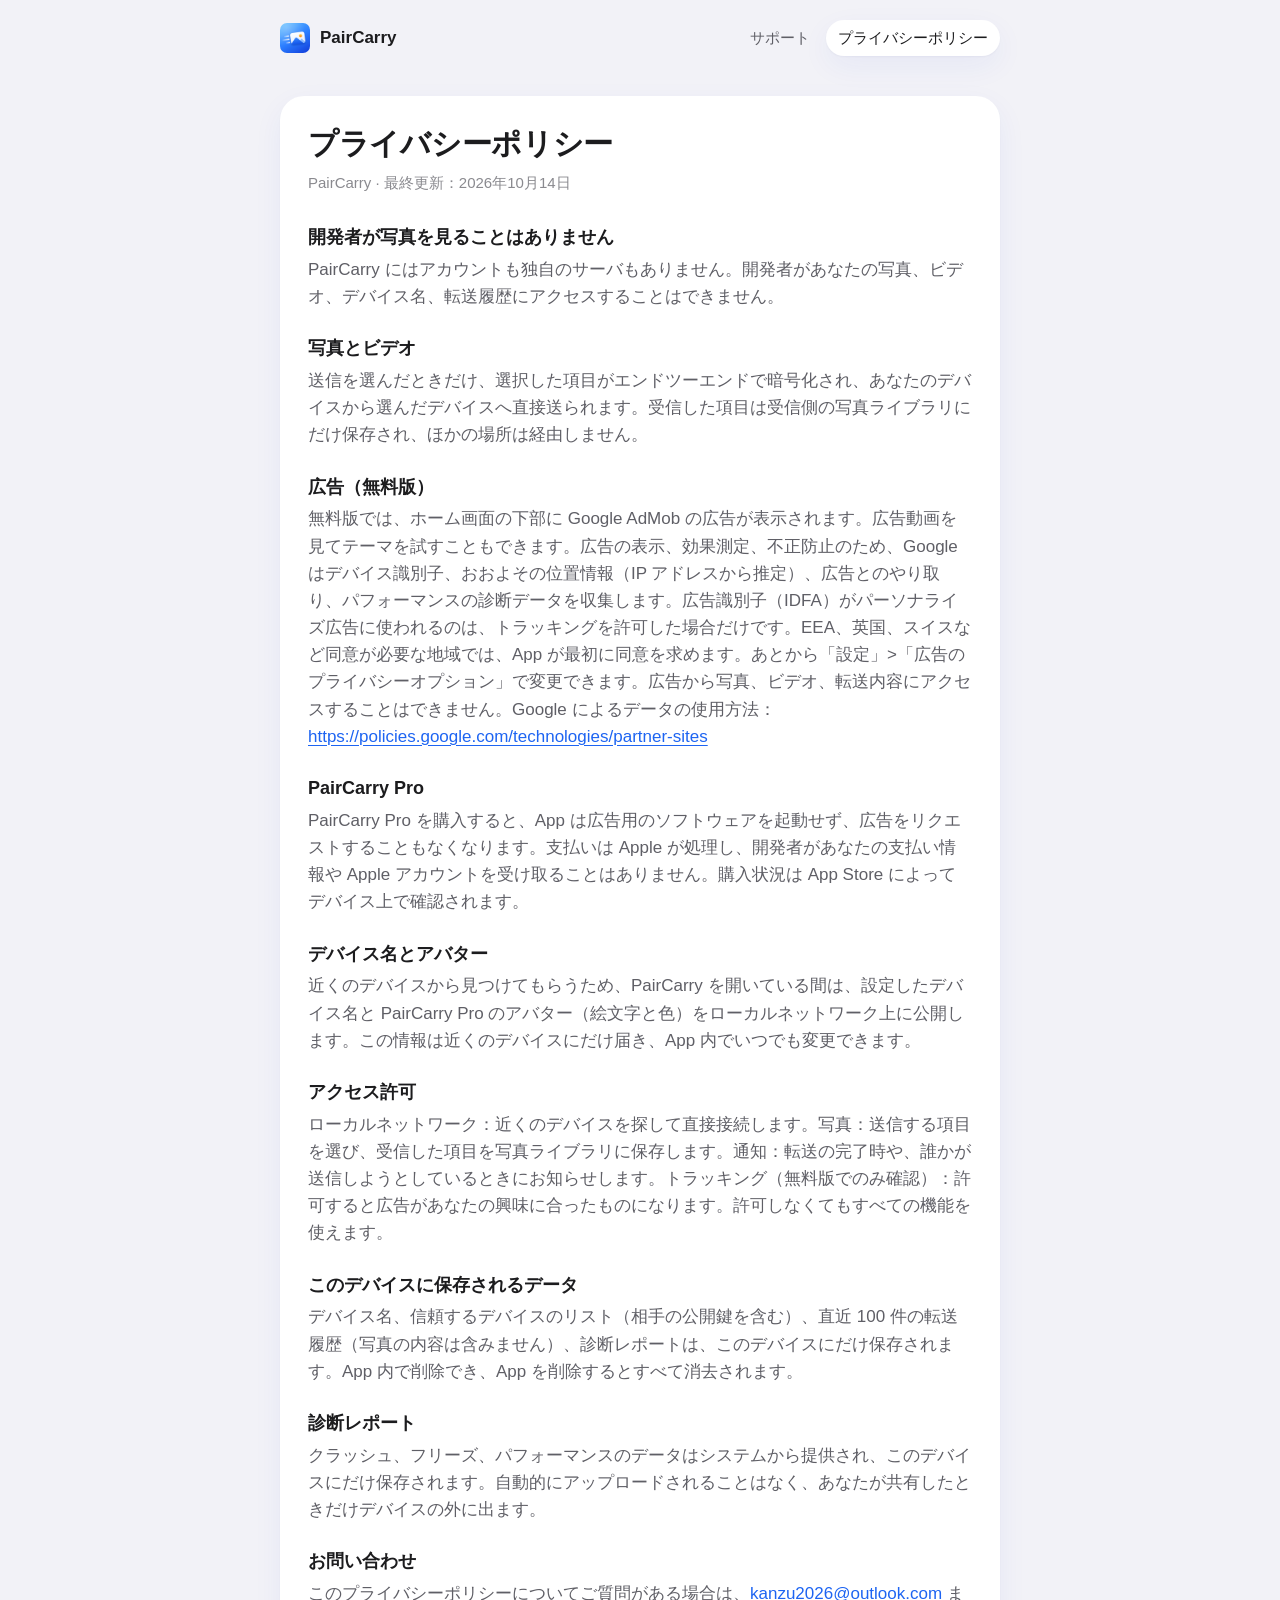
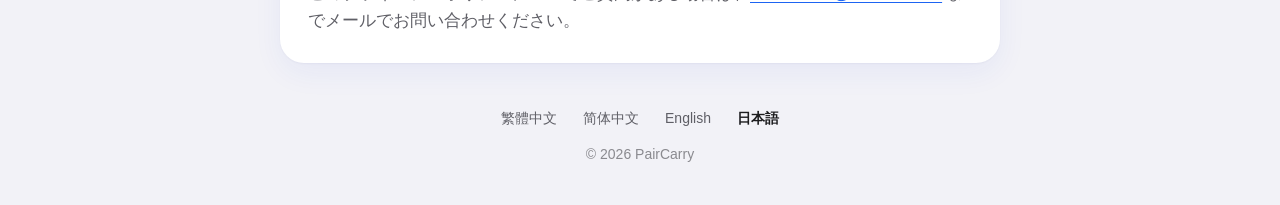
<file: ja/privacy.html>
<!doctype html>
<html lang="ja">
<head>
  <meta charset="utf-8">
  <meta name="viewport" content="width=device-width, initial-scale=1">
  <title>プライバシーポリシー – PairCarry</title>
  <meta name="description" content="PairCarry にはアカウントも独自のサーバもありません。開発者があなたの写真、ビデオ、デバイス名、転送履歴にアクセスすることはできません。">
  <link rel="icon" href="../app-icon.png">
  <link rel="apple-touch-icon" href="../app-icon.png">
  <link rel="stylesheet" href="../style.css">
  <link rel="alternate" hreflang="zh-Hant" href="../zh-Hant/privacy.html">
  <link rel="alternate" hreflang="zh-Hans" href="../zh-Hans/privacy.html">
  <link rel="alternate" hreflang="en" href="../en/privacy.html">
  <link rel="alternate" hreflang="ja" href="../ja/privacy.html">
</head>
<body>
  <header class="bar">
    <a class="brand" href="./"><img src="../app-icon.png" width="30" height="30" alt=""><span>PairCarry</span></a>
    <nav class="links">
      <a href="./">サポート</a>
      <a href="privacy.html" aria-current="page">プライバシーポリシー</a>
    </nav>
  </header>
  <main>
    <article class="card doc">
      <h1>プライバシーポリシー</h1>
      <p class="meta">PairCarry · 最終更新：2026年10月14日</p>
      <section>
        <h2>開発者が写真を見ることはありません</h2>
        <p>PairCarry にはアカウントも独自のサーバもありません。開発者があなたの写真、ビデオ、デバイス名、転送履歴にアクセスすることはできません。</p>
      </section>
      <section>
        <h2>写真とビデオ</h2>
        <p>送信を選んだときだけ、選択した項目がエンドツーエンドで暗号化され、あなたのデバイスから選んだデバイスへ直接送られます。受信した項目は受信側の写真ライブラリにだけ保存され、ほかの場所は経由しません。</p>
      </section>
      <section>
        <h2>広告（無料版）</h2>
        <p>無料版では、ホーム画面の下部に Google AdMob の広告が表示されます。広告動画を見てテーマを試すこともできます。広告の表示、効果測定、不正防止のため、Google はデバイス識別子、おおよその位置情報（IP アドレスから推定）、広告とのやり取り、パフォーマンスの診断データを収集します。広告識別子（IDFA）がパーソナライズ広告に使われるのは、トラッキングを許可した場合だけです。EEA、英国、スイスなど同意が必要な地域では、App が最初に同意を求めます。あとから「設定」&gt;「広告のプライバシーオプション」で変更できます。広告から写真、ビデオ、転送内容にアクセスすることはできません。Google によるデータの使用方法：<a href="https://policies.google.com/technologies/partner-sites">https://policies.google.com/technologies/partner-sites</a></p>
      </section>
      <section>
        <h2>PairCarry Pro</h2>
        <p>PairCarry Pro を購入すると、App は広告用のソフトウェアを起動せず、広告をリクエストすることもなくなります。支払いは Apple が処理し、開発者があなたの支払い情報や Apple アカウントを受け取ることはありません。購入状況は App Store によってデバイス上で確認されます。</p>
      </section>
      <section>
        <h2>デバイス名とアバター</h2>
        <p>近くのデバイスから見つけてもらうため、PairCarry を開いている間は、設定したデバイス名と PairCarry Pro のアバター（絵文字と色）をローカルネットワーク上に公開します。この情報は近くのデバイスにだけ届き、App 内でいつでも変更できます。</p>
      </section>
      <section>
        <h2>アクセス許可</h2>
        <p>ローカルネットワーク：近くのデバイスを探して直接接続します。写真：送信する項目を選び、受信した項目を写真ライブラリに保存します。通知：転送の完了時や、誰かが送信しようとしているときにお知らせします。トラッキング（無料版でのみ確認）：許可すると広告があなたの興味に合ったものになります。許可しなくてもすべての機能を使えます。</p>
      </section>
      <section>
        <h2>このデバイスに保存されるデータ</h2>
        <p>デバイス名、信頼するデバイスのリスト（相手の公開鍵を含む）、直近 100 件の転送履歴（写真の内容は含みません）、診断レポートは、このデバイスにだけ保存されます。App 内で削除でき、App を削除するとすべて消去されます。</p>
      </section>
      <section>
        <h2>診断レポート</h2>
        <p>クラッシュ、フリーズ、パフォーマンスのデータはシステムから提供され、このデバイスにだけ保存されます。自動的にアップロードされることはなく、あなたが共有したときだけデバイスの外に出ます。</p>
      </section>
      <section>
        <h2>お問い合わせ</h2>
        <p>このプライバシーポリシーについてご質問がある場合は、<a href="mailto:kanzu2026@outlook.com">kanzu2026@outlook.com</a> までメールでお問い合わせください。</p>
      </section>
    </article>
  </main>
  <footer>
    <nav class="langs" aria-label="言語">
      <a href="../zh-Hant/privacy.html" lang="zh-Hant" hreflang="zh-Hant">繁體中文</a>
      <a href="../zh-Hans/privacy.html" lang="zh-Hans" hreflang="zh-Hans">简体中文</a>
      <a href="../en/privacy.html" lang="en" hreflang="en">English</a>
      <a href="../ja/privacy.html" lang="ja" hreflang="ja" aria-current="true">日本語</a>
    </nav>
    <p>© 2026 PairCarry</p>
  </footer>
</body>
</html>
</file>
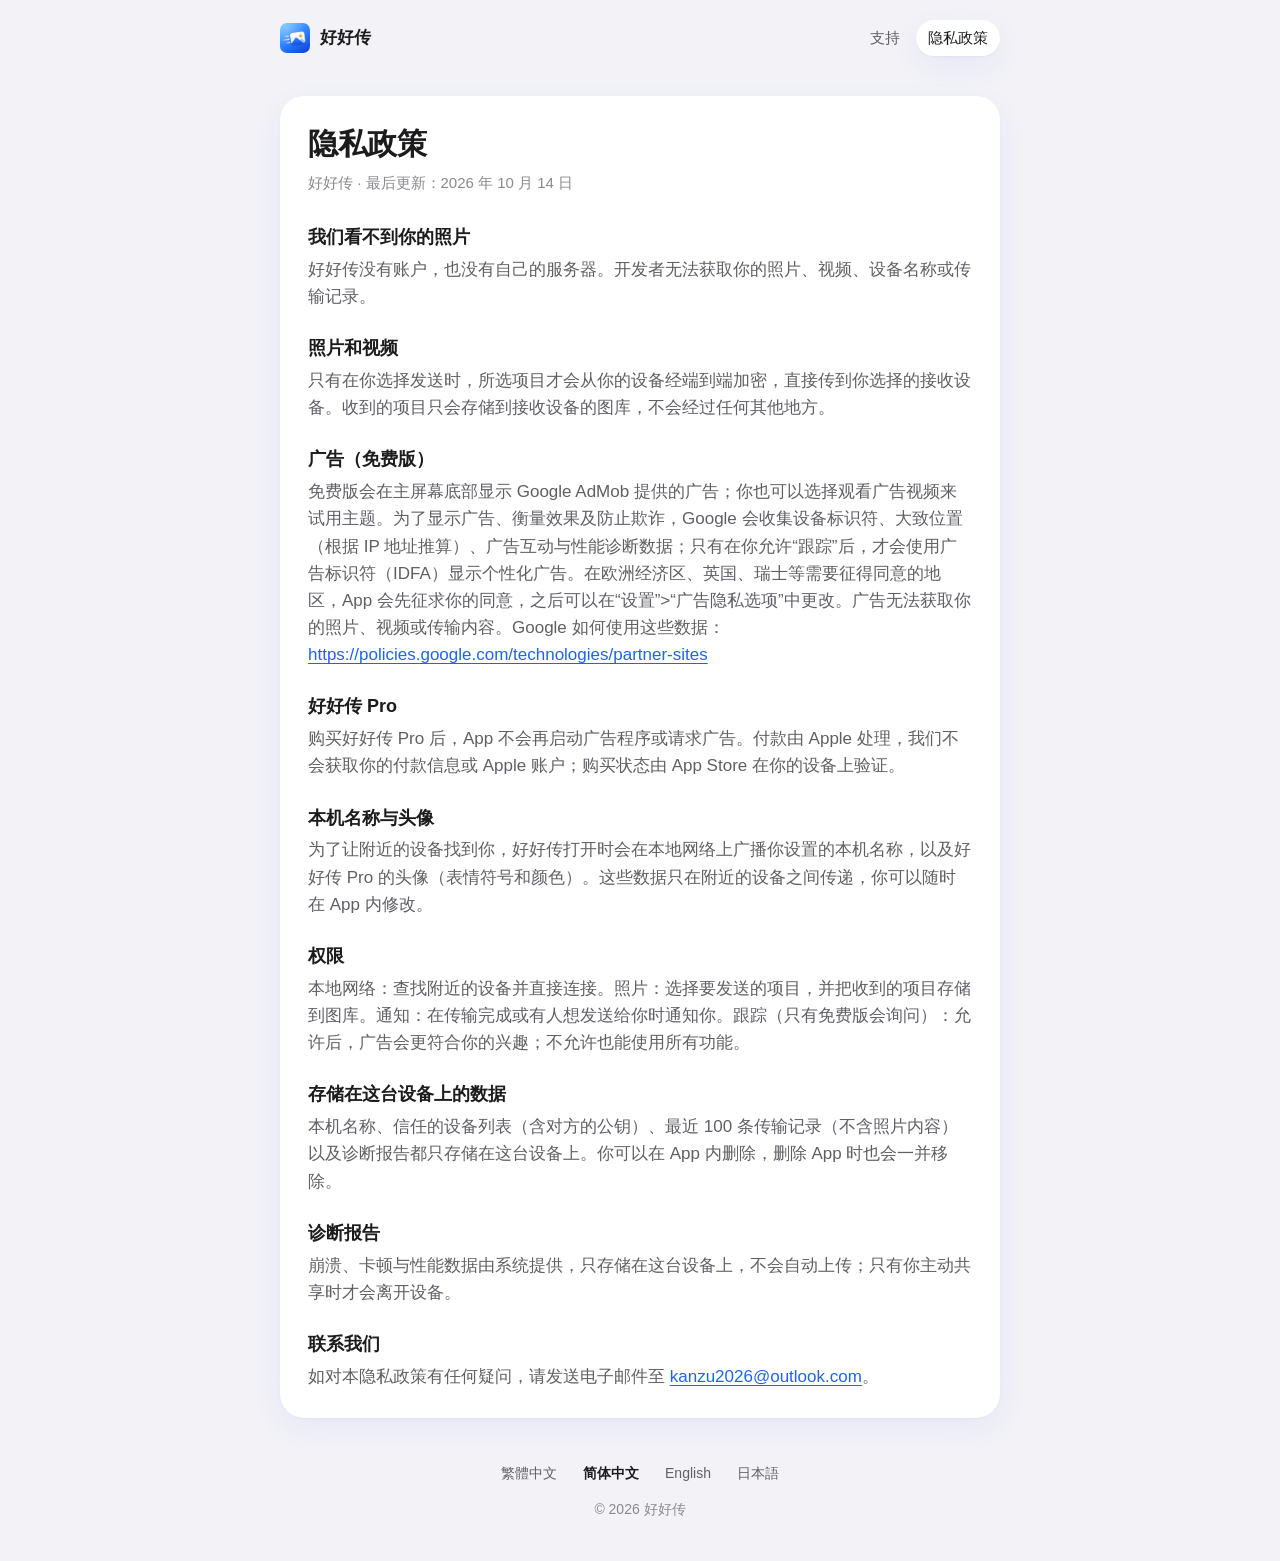
<file: zh-Hans/privacy.html>
<!doctype html>
<html lang="zh-Hans">
<head>
  <meta charset="utf-8">
  <meta name="viewport" content="width=device-width, initial-scale=1">
  <title>隐私政策 – 好好传</title>
  <meta name="description" content="好好传没有账户，也没有自己的服务器。开发者无法获取你的照片、视频、设备名称或传输记录。">
  <link rel="icon" href="../app-icon.png">
  <link rel="apple-touch-icon" href="../app-icon.png">
  <link rel="stylesheet" href="../style.css">
  <link rel="alternate" hreflang="zh-Hant" href="../zh-Hant/privacy.html">
  <link rel="alternate" hreflang="zh-Hans" href="../zh-Hans/privacy.html">
  <link rel="alternate" hreflang="en" href="../en/privacy.html">
  <link rel="alternate" hreflang="ja" href="../ja/privacy.html">
</head>
<body>
  <header class="bar">
    <a class="brand" href="./"><img src="../app-icon.png" width="30" height="30" alt=""><span>好好传</span></a>
    <nav class="links">
      <a href="./">支持</a>
      <a href="privacy.html" aria-current="page">隐私政策</a>
    </nav>
  </header>
  <main>
    <article class="card doc">
      <h1>隐私政策</h1>
      <p class="meta">好好传 · 最后更新：2026 年 10 月 14 日</p>
      <section>
        <h2>我们看不到你的照片</h2>
        <p>好好传没有账户，也没有自己的服务器。开发者无法获取你的照片、视频、设备名称或传输记录。</p>
      </section>
      <section>
        <h2>照片和视频</h2>
        <p>只有在你选择发送时，所选项目才会从你的设备经端到端加密，直接传到你选择的接收设备。收到的项目只会存储到接收设备的图库，不会经过任何其他地方。</p>
      </section>
      <section>
        <h2>广告（免费版）</h2>
        <p>免费版会在主屏幕底部显示 Google AdMob 提供的广告；你也可以选择观看广告视频来试用主题。为了显示广告、衡量效果及防止欺诈，Google 会收集设备标识符、大致位置（根据 IP 地址推算）、广告互动与性能诊断数据；只有在你允许“跟踪”后，才会使用广告标识符（IDFA）显示个性化广告。在欧洲经济区、英国、瑞士等需要征得同意的地区，App 会先征求你的同意，之后可以在“设置”&gt;“广告隐私选项”中更改。广告无法获取你的照片、视频或传输内容。Google 如何使用这些数据：<a href="https://policies.google.com/technologies/partner-sites">https://policies.google.com/technologies/partner-sites</a></p>
      </section>
      <section>
        <h2>好好传 Pro</h2>
        <p>购买好好传 Pro 后，App 不会再启动广告程序或请求广告。付款由 Apple 处理，我们不会获取你的付款信息或 Apple 账户；购买状态由 App Store 在你的设备上验证。</p>
      </section>
      <section>
        <h2>本机名称与头像</h2>
        <p>为了让附近的设备找到你，好好传打开时会在本地网络上广播你设置的本机名称，以及好好传 Pro 的头像（表情符号和颜色）。这些数据只在附近的设备之间传递，你可以随时在 App 内修改。</p>
      </section>
      <section>
        <h2>权限</h2>
        <p>本地网络：查找附近的设备并直接连接。照片：选择要发送的项目，并把收到的项目存储到图库。通知：在传输完成或有人想发送给你时通知你。跟踪（只有免费版会询问）：允许后，广告会更符合你的兴趣；不允许也能使用所有功能。</p>
      </section>
      <section>
        <h2>存储在这台设备上的数据</h2>
        <p>本机名称、信任的设备列表（含对方的公钥）、最近 100 条传输记录（不含照片内容）以及诊断报告都只存储在这台设备上。你可以在 App 内删除，删除 App 时也会一并移除。</p>
      </section>
      <section>
        <h2>诊断报告</h2>
        <p>崩溃、卡顿与性能数据由系统提供，只存储在这台设备上，不会自动上传；只有你主动共享时才会离开设备。</p>
      </section>
      <section>
        <h2>联系我们</h2>
        <p>如对本隐私政策有任何疑问，请发送电子邮件至 <a href="mailto:kanzu2026@outlook.com">kanzu2026@outlook.com</a>。</p>
      </section>
    </article>
  </main>
  <footer>
    <nav class="langs" aria-label="语言">
      <a href="../zh-Hant/privacy.html" lang="zh-Hant" hreflang="zh-Hant">繁體中文</a>
      <a href="../zh-Hans/privacy.html" lang="zh-Hans" hreflang="zh-Hans" aria-current="true">简体中文</a>
      <a href="../en/privacy.html" lang="en" hreflang="en">English</a>
      <a href="../ja/privacy.html" lang="ja" hreflang="ja">日本語</a>
    </nav>
    <p>© 2026 好好传</p>
  </footer>
</body>
</html>
</file>
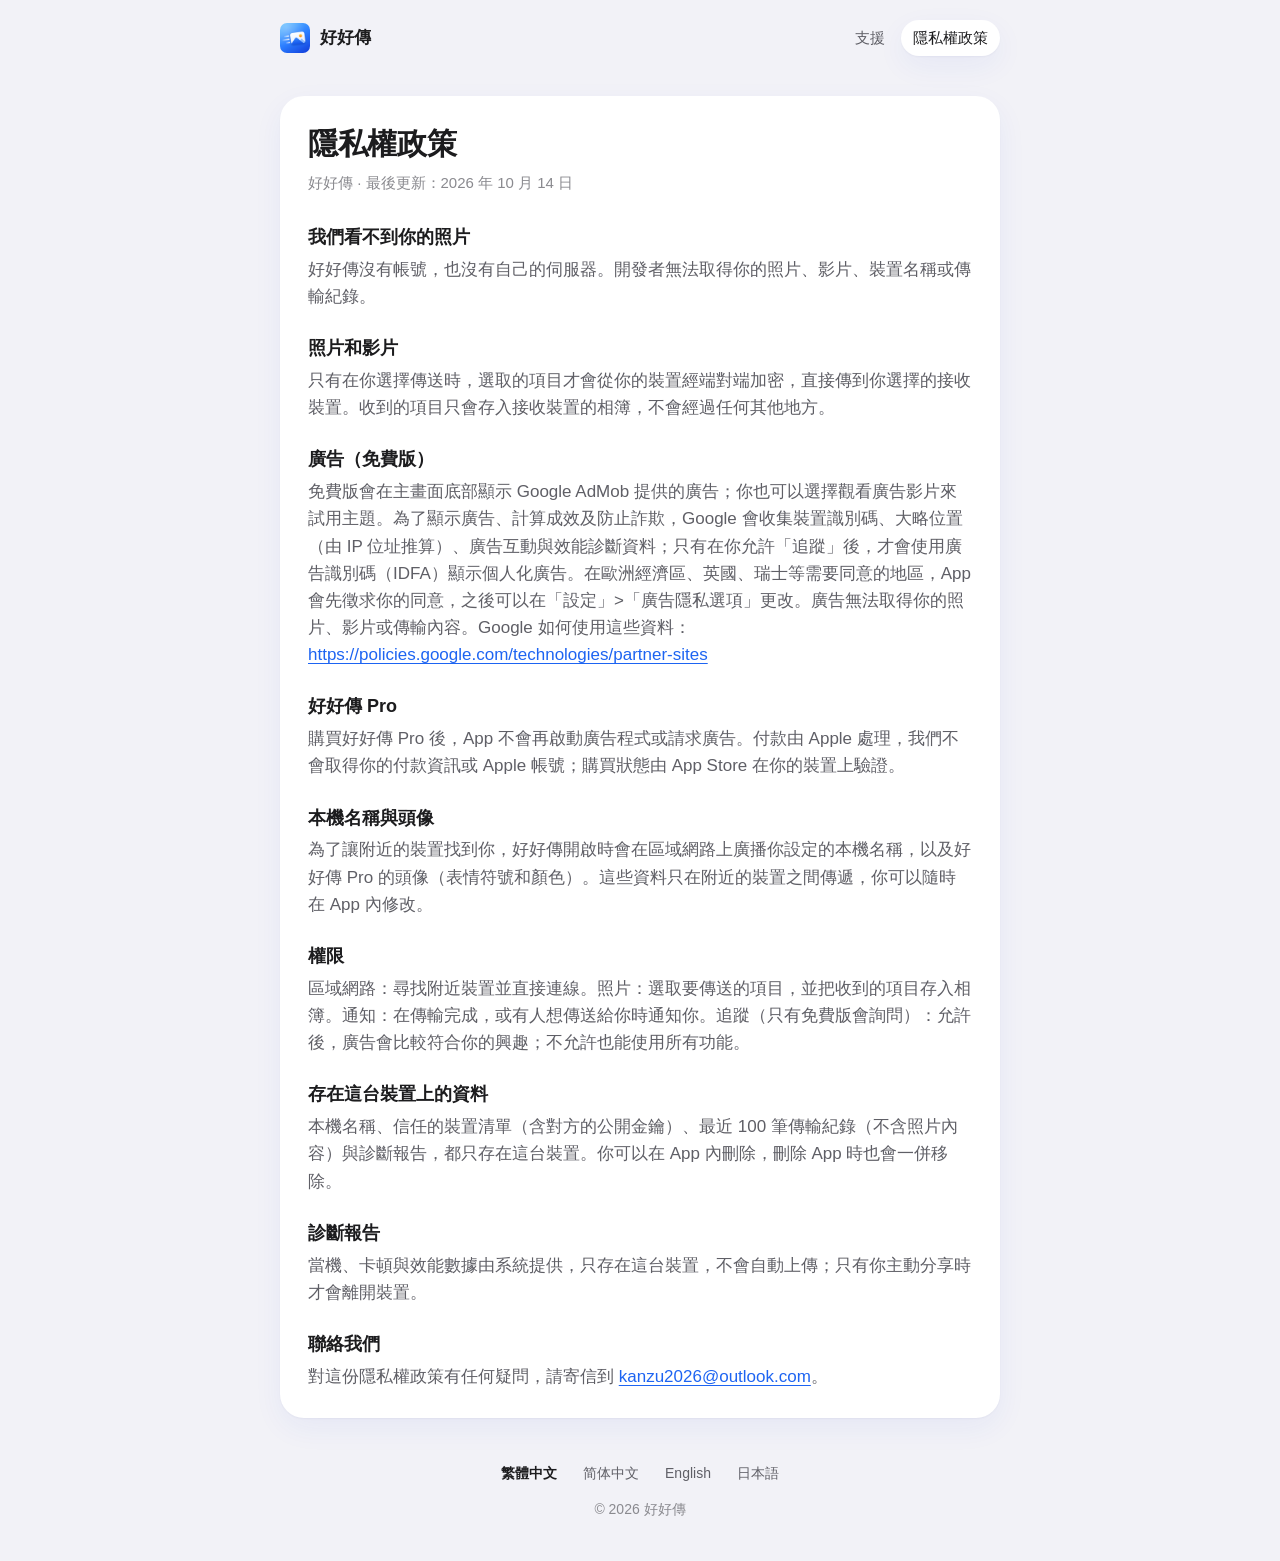
<file: zh-Hant/privacy.html>
<!doctype html>
<html lang="zh-Hant">
<head>
  <meta charset="utf-8">
  <meta name="viewport" content="width=device-width, initial-scale=1">
  <title>隱私權政策 – 好好傳</title>
  <meta name="description" content="好好傳沒有帳號，也沒有自己的伺服器。開發者無法取得你的照片、影片、裝置名稱或傳輸紀錄。">
  <link rel="icon" href="../app-icon.png">
  <link rel="apple-touch-icon" href="../app-icon.png">
  <link rel="stylesheet" href="../style.css">
  <link rel="alternate" hreflang="zh-Hant" href="../zh-Hant/privacy.html">
  <link rel="alternate" hreflang="zh-Hans" href="../zh-Hans/privacy.html">
  <link rel="alternate" hreflang="en" href="../en/privacy.html">
  <link rel="alternate" hreflang="ja" href="../ja/privacy.html">
</head>
<body>
  <header class="bar">
    <a class="brand" href="./"><img src="../app-icon.png" width="30" height="30" alt=""><span>好好傳</span></a>
    <nav class="links">
      <a href="./">支援</a>
      <a href="privacy.html" aria-current="page">隱私權政策</a>
    </nav>
  </header>
  <main>
    <article class="card doc">
      <h1>隱私權政策</h1>
      <p class="meta">好好傳 · 最後更新：2026 年 10 月 14 日</p>
      <section>
        <h2>我們看不到你的照片</h2>
        <p>好好傳沒有帳號，也沒有自己的伺服器。開發者無法取得你的照片、影片、裝置名稱或傳輸紀錄。</p>
      </section>
      <section>
        <h2>照片和影片</h2>
        <p>只有在你選擇傳送時，選取的項目才會從你的裝置經端對端加密，直接傳到你選擇的接收裝置。收到的項目只會存入接收裝置的相簿，不會經過任何其他地方。</p>
      </section>
      <section>
        <h2>廣告（免費版）</h2>
        <p>免費版會在主畫面底部顯示 Google AdMob 提供的廣告；你也可以選擇觀看廣告影片來試用主題。為了顯示廣告、計算成效及防止詐欺，Google 會收集裝置識別碼、大略位置（由 IP 位址推算）、廣告互動與效能診斷資料；只有在你允許「追蹤」後，才會使用廣告識別碼（IDFA）顯示個人化廣告。在歐洲經濟區、英國、瑞士等需要同意的地區，App 會先徵求你的同意，之後可以在「設定」&gt;「廣告隱私選項」更改。廣告無法取得你的照片、影片或傳輸內容。Google 如何使用這些資料：<a href="https://policies.google.com/technologies/partner-sites">https://policies.google.com/technologies/partner-sites</a></p>
      </section>
      <section>
        <h2>好好傳 Pro</h2>
        <p>購買好好傳 Pro 後，App 不會再啟動廣告程式或請求廣告。付款由 Apple 處理，我們不會取得你的付款資訊或 Apple 帳號；購買狀態由 App Store 在你的裝置上驗證。</p>
      </section>
      <section>
        <h2>本機名稱與頭像</h2>
        <p>為了讓附近的裝置找到你，好好傳開啟時會在區域網路上廣播你設定的本機名稱，以及好好傳 Pro 的頭像（表情符號和顏色）。這些資料只在附近的裝置之間傳遞，你可以隨時在 App 內修改。</p>
      </section>
      <section>
        <h2>權限</h2>
        <p>區域網路：尋找附近裝置並直接連線。照片：選取要傳送的項目，並把收到的項目存入相簿。通知：在傳輸完成，或有人想傳送給你時通知你。追蹤（只有免費版會詢問）：允許後，廣告會比較符合你的興趣；不允許也能使用所有功能。</p>
      </section>
      <section>
        <h2>存在這台裝置上的資料</h2>
        <p>本機名稱、信任的裝置清單（含對方的公開金鑰）、最近 100 筆傳輸紀錄（不含照片內容）與診斷報告，都只存在這台裝置。你可以在 App 內刪除，刪除 App 時也會一併移除。</p>
      </section>
      <section>
        <h2>診斷報告</h2>
        <p>當機、卡頓與效能數據由系統提供，只存在這台裝置，不會自動上傳；只有你主動分享時才會離開裝置。</p>
      </section>
      <section>
        <h2>聯絡我們</h2>
        <p>對這份隱私權政策有任何疑問，請寄信到 <a href="mailto:kanzu2026@outlook.com">kanzu2026@outlook.com</a>。</p>
      </section>
    </article>
  </main>
  <footer>
    <nav class="langs" aria-label="語言">
      <a href="../zh-Hant/privacy.html" lang="zh-Hant" hreflang="zh-Hant" aria-current="true">繁體中文</a>
      <a href="../zh-Hans/privacy.html" lang="zh-Hans" hreflang="zh-Hans">简体中文</a>
      <a href="../en/privacy.html" lang="en" hreflang="en">English</a>
      <a href="../ja/privacy.html" lang="ja" hreflang="ja">日本語</a>
    </nav>
    <p>© 2026 好好傳</p>
  </footer>
</body>
</html>
</file>
<file: style.css>
/* 好好傳／PairCarry support and privacy pages. Mirrors the app: grouped
   background, white cards, and the blue status-card gradient with speed lines. */

:root {
  color-scheme: light dark;
  --bg: #f2f2f7;
  --card: #ffffff;
  --text: #1c1c1e;
  --text-2: #5f5f66;
  --text-3: #8a8a8f;
  --separator: rgba(60, 60, 67, 0.14);
  --accent: #1d64f2;
  --gradient-start: #5ab8ff;
  --gradient-mid: #2f7bff;
  --gradient-end: #1c48df;
  --card-shadow: 0 1px 2px rgba(16, 24, 64, 0.04), 0 10px 30px rgba(28, 72, 223, 0.06);
  --hero-shadow: 0 18px 40px rgba(28, 72, 223, 0.28);
  --radius-card: 24px;
  --radius-hero: 28px;
  --page: min(720px, 100% - 32px);
  font-family: -apple-system, BlinkMacSystemFont, "SF Pro Text", "Helvetica Neue", "PingFang TC", "Noto Sans TC", "Microsoft JhengHei", sans-serif;
}

:root:lang(zh-Hans) {
  font-family: -apple-system, BlinkMacSystemFont, "SF Pro Text", "Helvetica Neue", "PingFang SC", "Noto Sans SC", "Microsoft YaHei", sans-serif;
}

:root:lang(ja) {
  font-family: -apple-system, BlinkMacSystemFont, "SF Pro Text", "Helvetica Neue", "Hiragino Sans", "Noto Sans JP", "Yu Gothic", sans-serif;
}

@media (prefers-color-scheme: dark) {
  :root {
    --bg: #000000;
    --card: #1c1c1e;
    --text: #f5f5f7;
    --text-2: #aeaeb2;
    --text-3: #8e8e93;
    --separator: rgba(84, 84, 88, 0.55);
    --accent: #4d94ff;
    --card-shadow: none;
    --hero-shadow: 0 18px 40px rgba(28, 72, 223, 0.22);
  }
}

* { box-sizing: border-box; }

html { -webkit-text-size-adjust: 100%; }

body {
  margin: 0;
  background: var(--bg);
  color: var(--text);
  font-size: 17px;
  line-height: 1.6;
  -webkit-font-smoothing: antialiased;
  text-rendering: optimizeLegibility;
}

a { color: var(--accent); text-decoration-thickness: 1px; text-underline-offset: 3px; }
a:hover { text-decoration: underline; }
a:focus-visible, .button:focus-visible { outline: 3px solid var(--accent); outline-offset: 3px; border-radius: 8px; }

/* Top bar */

.bar {
  width: var(--page);
  margin: 0 auto;
  padding: 20px 0 12px;
  display: flex;
  align-items: center;
  justify-content: space-between;
  gap: 16px;
}

.brand {
  display: inline-flex;
  align-items: center;
  gap: 10px;
  color: var(--text);
  font-weight: 600;
  text-decoration: none;
  white-space: nowrap;
}
.brand:hover { text-decoration: none; }
.brand img { width: 30px; height: 30px; border-radius: 7px; }

.links { display: flex; gap: 4px; }
.links a {
  color: var(--text-2);
  font-size: 15px;
  text-decoration: none;
  padding: 6px 12px;
  border-radius: 999px;
  white-space: nowrap;
}
.links a:hover { color: var(--text); background: var(--separator); }
.links a[aria-current="page"] { color: var(--text); background: var(--card); box-shadow: var(--card-shadow); font-weight: 500; }

main { width: var(--page); margin: 0 auto; padding: 8px 0 32px; }

/* Hero: the app's status card */

.hero {
  position: relative;
  overflow: hidden;
  padding: 36px 32px 32px;
  border-radius: var(--radius-hero);
  color: #ffffff;
  background: linear-gradient(140deg, var(--gradient-start) 0%, var(--gradient-mid) 48%, var(--gradient-end) 100%);
  box-shadow: var(--hero-shadow);
}

.streaks { position: absolute; top: 34px; right: -40px; width: 58%; transform: rotate(-7deg); pointer-events: none; }
.streaks span {
  display: block;
  height: 12px;
  margin: 0 0 22px auto;
  border-radius: 999px;
  background: linear-gradient(90deg, rgba(255, 255, 255, 0), rgba(255, 255, 255, 0.34));
}
.streaks span:nth-child(1) { width: 100%; }
.streaks span:nth-child(2) { width: 82%; opacity: 0.8; }
.streaks span:nth-child(3) { width: 64%; opacity: 0.6; }

.hero > :not(.streaks) { position: relative; }

.app-icon {
  display: block;
  width: 88px;
  height: 88px;
  border-radius: 20px;
  box-shadow: 0 10px 24px rgba(10, 30, 120, 0.35), 0 0 0 1px rgba(255, 255, 255, 0.35);
}

.hero h1 { margin: 22px 0 6px; font-size: 34px; line-height: 1.15; letter-spacing: -0.01em; font-weight: 700; }
.hero p { margin: 0; max-width: 32em; font-size: 17px; color: rgba(255, 255, 255, 0.88); }

.button {
  display: inline-flex;
  align-items: center;
  gap: 10px;
  margin-top: 26px;
  padding: 13px 22px 13px 20px;
  border-radius: 999px;
  background: #ffffff;
  color: #1d64f2;
  font-weight: 600;
  text-decoration: none;
  box-shadow: 0 6px 16px rgba(10, 30, 120, 0.22);
  transition: transform 0.15s ease, box-shadow 0.15s ease;
}
.button:hover { text-decoration: none; transform: translateY(-1px); box-shadow: 0 10px 22px rgba(10, 30, 120, 0.28); }
.button:active { transform: translateY(0); box-shadow: 0 4px 10px rgba(10, 30, 120, 0.2); }
.button svg { width: 20px; height: 20px; flex: none; }
.button .address { font-weight: 400; color: #4a6fb8; }

/* Cards */

.card {
  margin-top: 20px;
  padding: 28px 28px 8px;
  border-radius: var(--radius-card);
  background: var(--card);
  box-shadow: var(--card-shadow);
}

.card > h2, .doc h1 { margin: 0 0 8px; font-size: 22px; line-height: 1.3; font-weight: 700; }

.faq { margin: 0; }
.faq div { padding: 18px 0; border-top: 1px solid var(--separator); }
.faq div:first-child { border-top: 0; }
.faq dt { font-weight: 600; }
.faq dd { margin: 4px 0 0; color: var(--text-2); }

/* Privacy policy */

.doc { padding-bottom: 28px; }
.doc h1 { font-size: 30px; letter-spacing: -0.01em; }
.doc .meta { margin: 0 0 8px; color: var(--text-3); font-size: 15px; }
.doc section { padding: 20px 0 0; }
.doc section + section { margin-top: 4px; }
.doc h2 { margin: 0 0 4px; font-size: 18px; font-weight: 600; }
.doc section p { margin: 0; color: var(--text-2); }

/* Footer */

footer {
  width: var(--page);
  margin: 0 auto;
  padding: 8px 0 40px;
  color: var(--text-3);
  font-size: 14px;
  text-align: center;
}
footer p { margin: 10px 0 0; }
.langs { display: flex; flex-wrap: wrap; justify-content: center; gap: 4px 6px; }
.langs a { color: var(--text-2); text-decoration: none; padding: 4px 10px; border-radius: 999px; }
.langs a:hover { color: var(--text); background: var(--separator); }
.langs a[aria-current="true"] { color: var(--text); font-weight: 600; }

/* Language picker shown by the root redirect pages without JavaScript */

.picker { text-align: center; padding-top: 12vh; }
.picker .app-icon { margin: 0 auto 20px; }
.picker ul { list-style: none; padding: 0; margin: 20px 0 0; display: grid; gap: 10px; justify-content: center; }
.picker a { font-size: 19px; }

@media (max-width: 520px) {
  body { font-size: 16px; }
  .bar { padding-top: 14px; }
  .brand span { display: none; }
  .hero { padding: 28px 22px 24px; border-radius: 24px; }
  .hero h1 { font-size: 30px; margin-top: 18px; }
  .app-icon { width: 76px; height: 76px; border-radius: 17px; }
  .streaks { top: 26px; right: -70px; width: 70%; }
  .button { width: 100%; justify-content: center; }
  .button .address { display: none; }
  .card { padding: 22px 20px 4px; border-radius: 20px; }
  .doc { padding-bottom: 22px; }
  .doc h1 { font-size: 26px; }
}

@media (prefers-reduced-motion: reduce) {
  .button { transition: none; }
}
</file>
